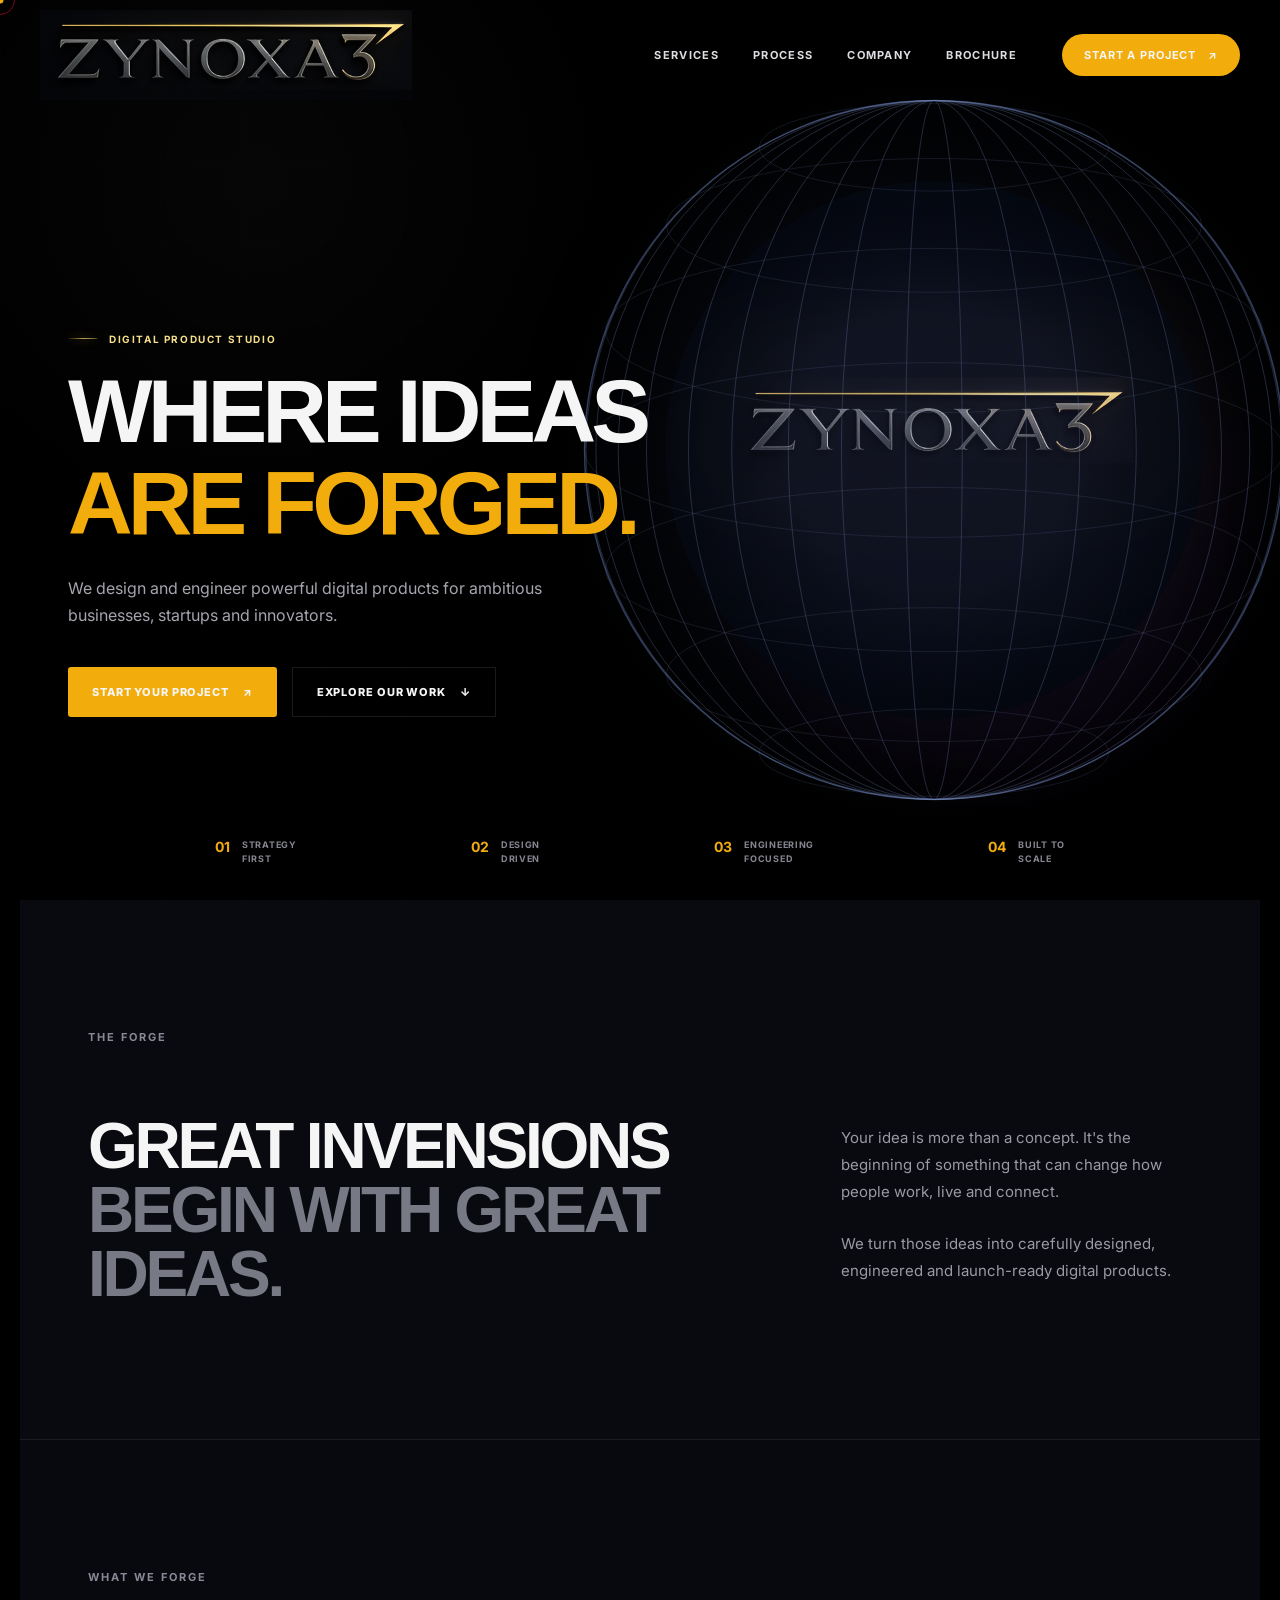
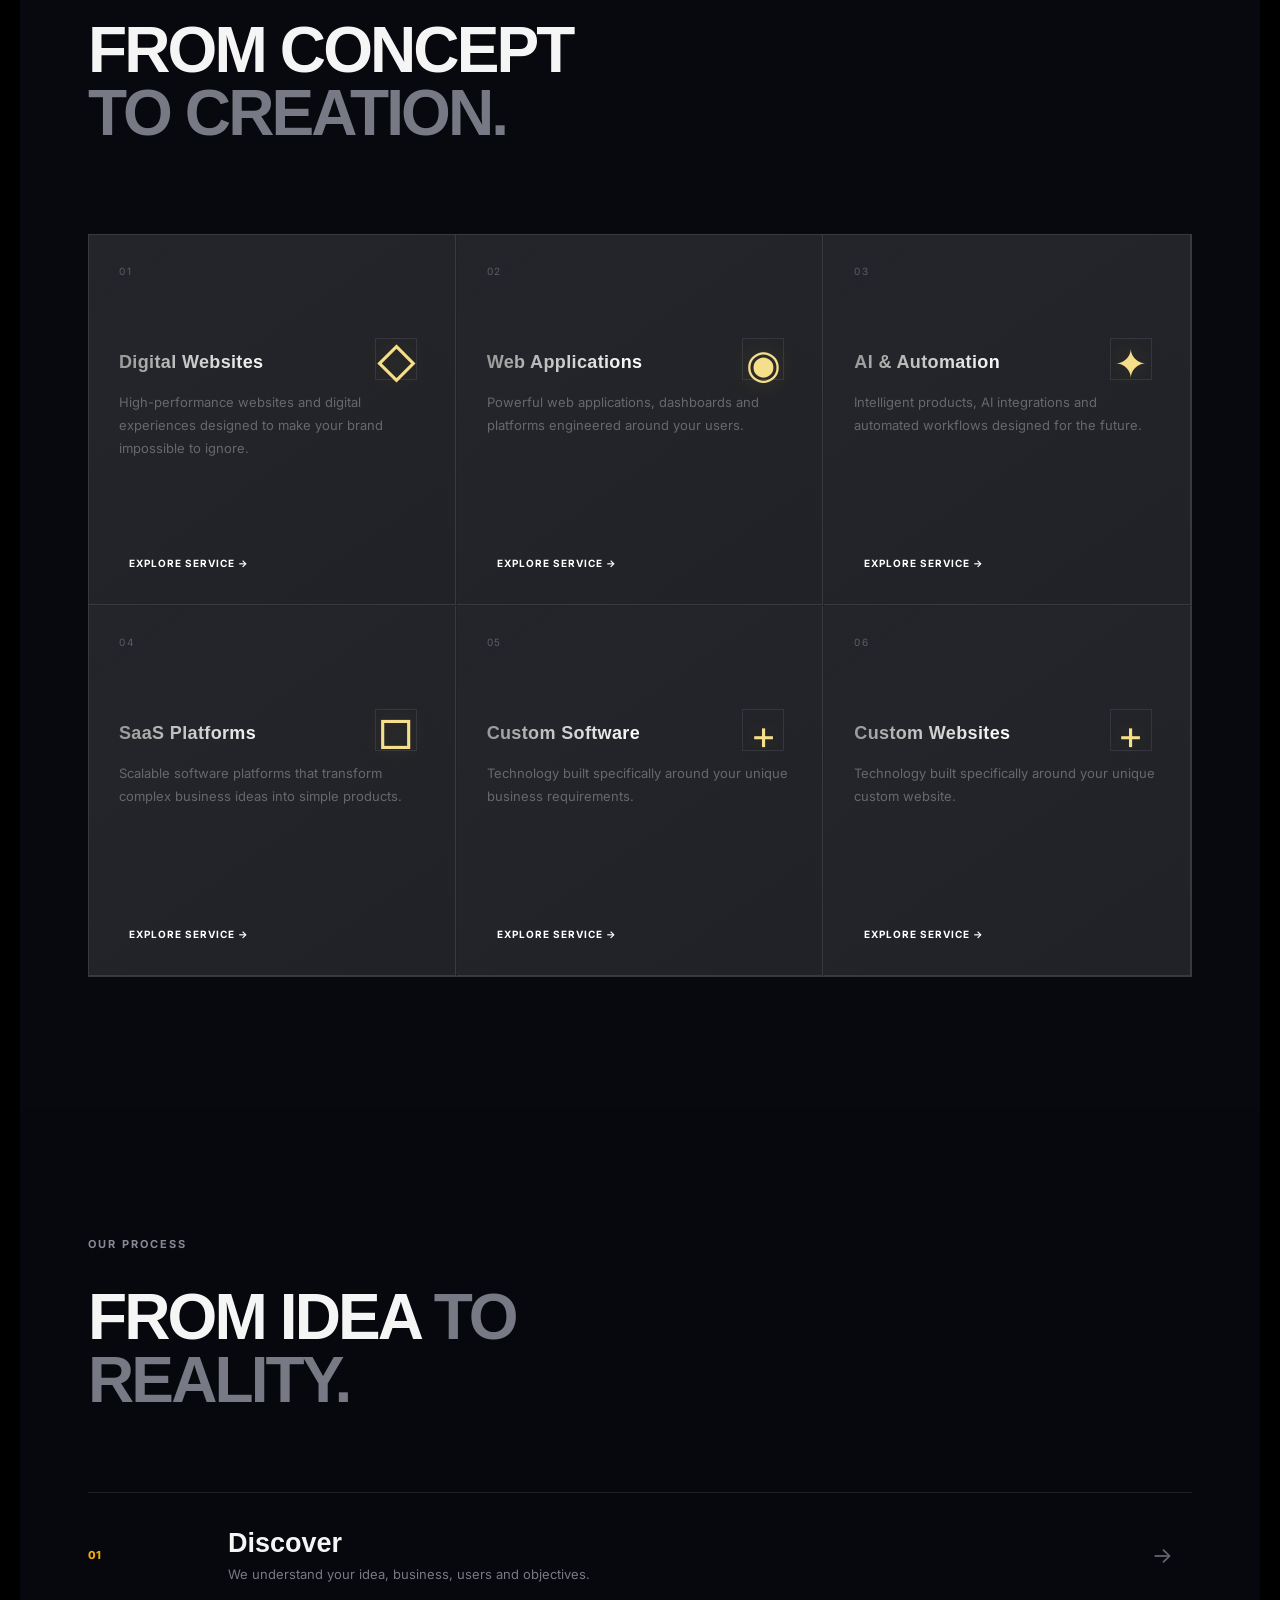
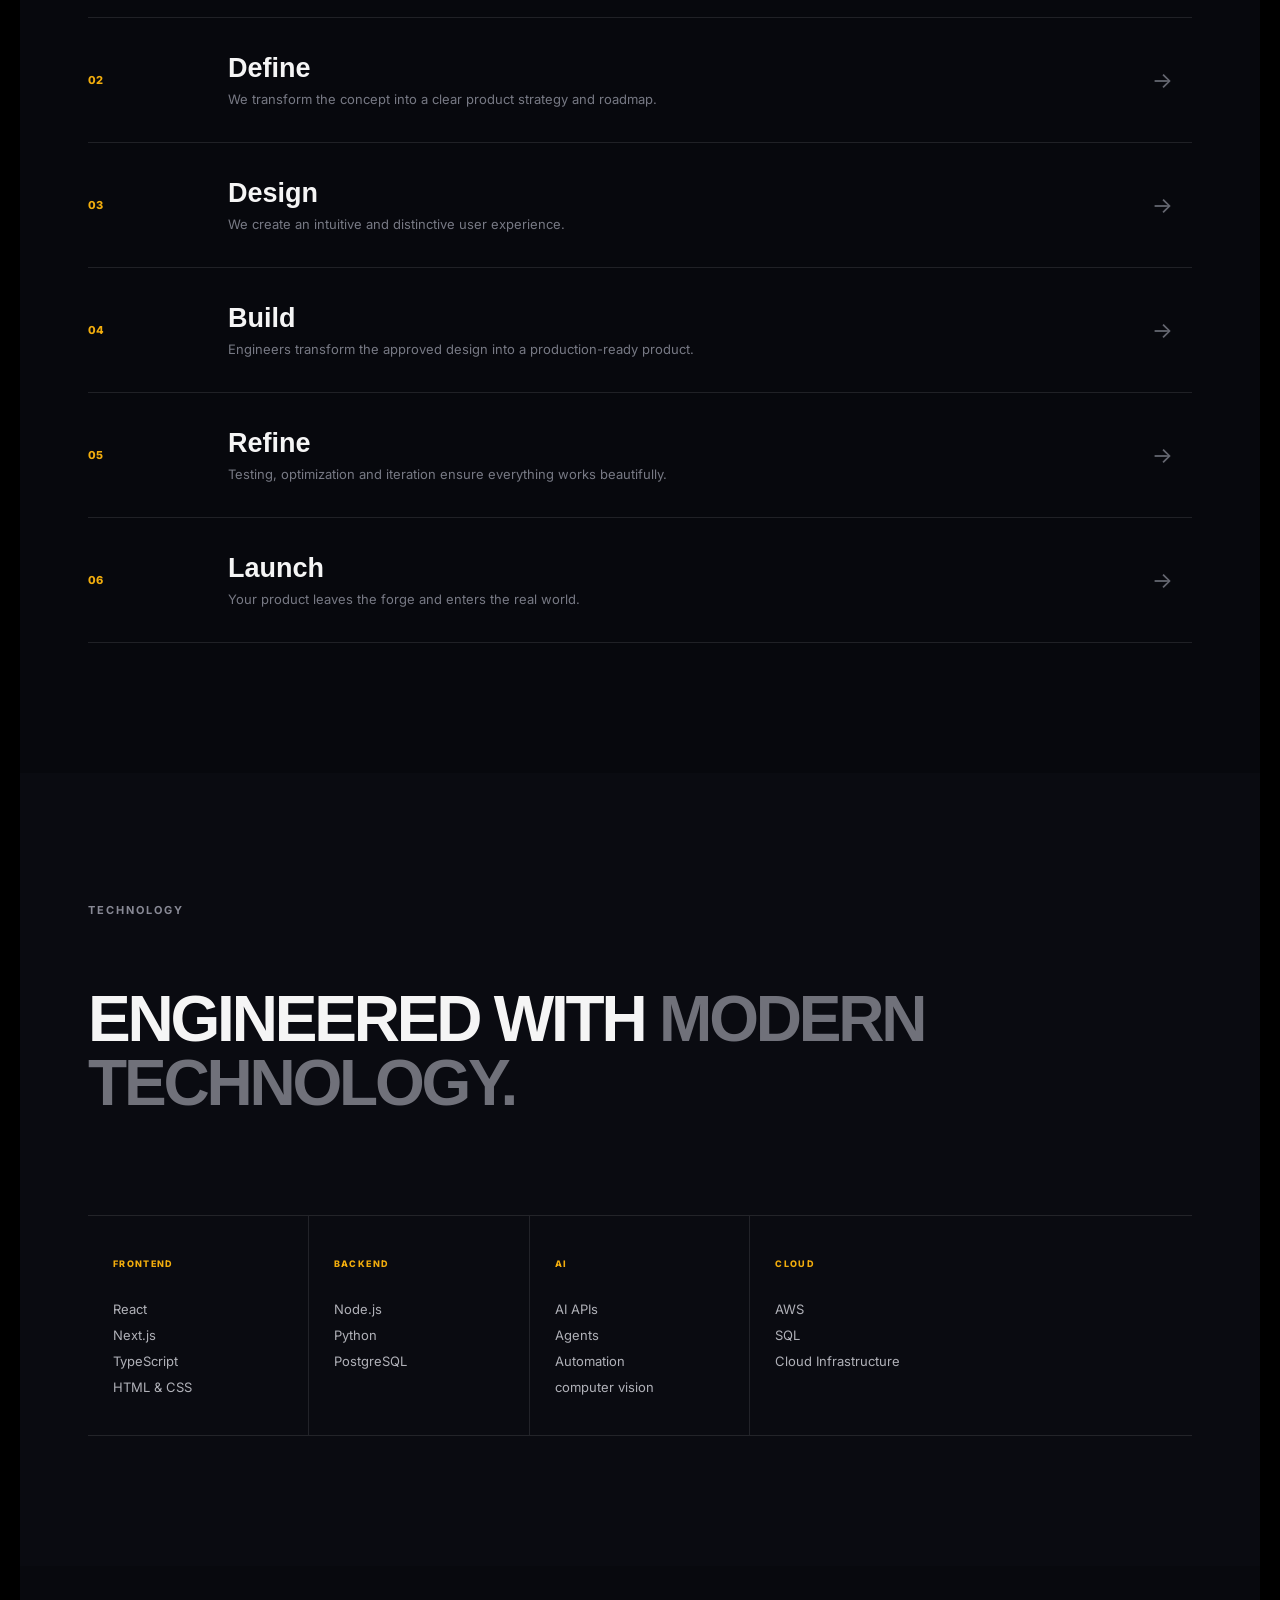
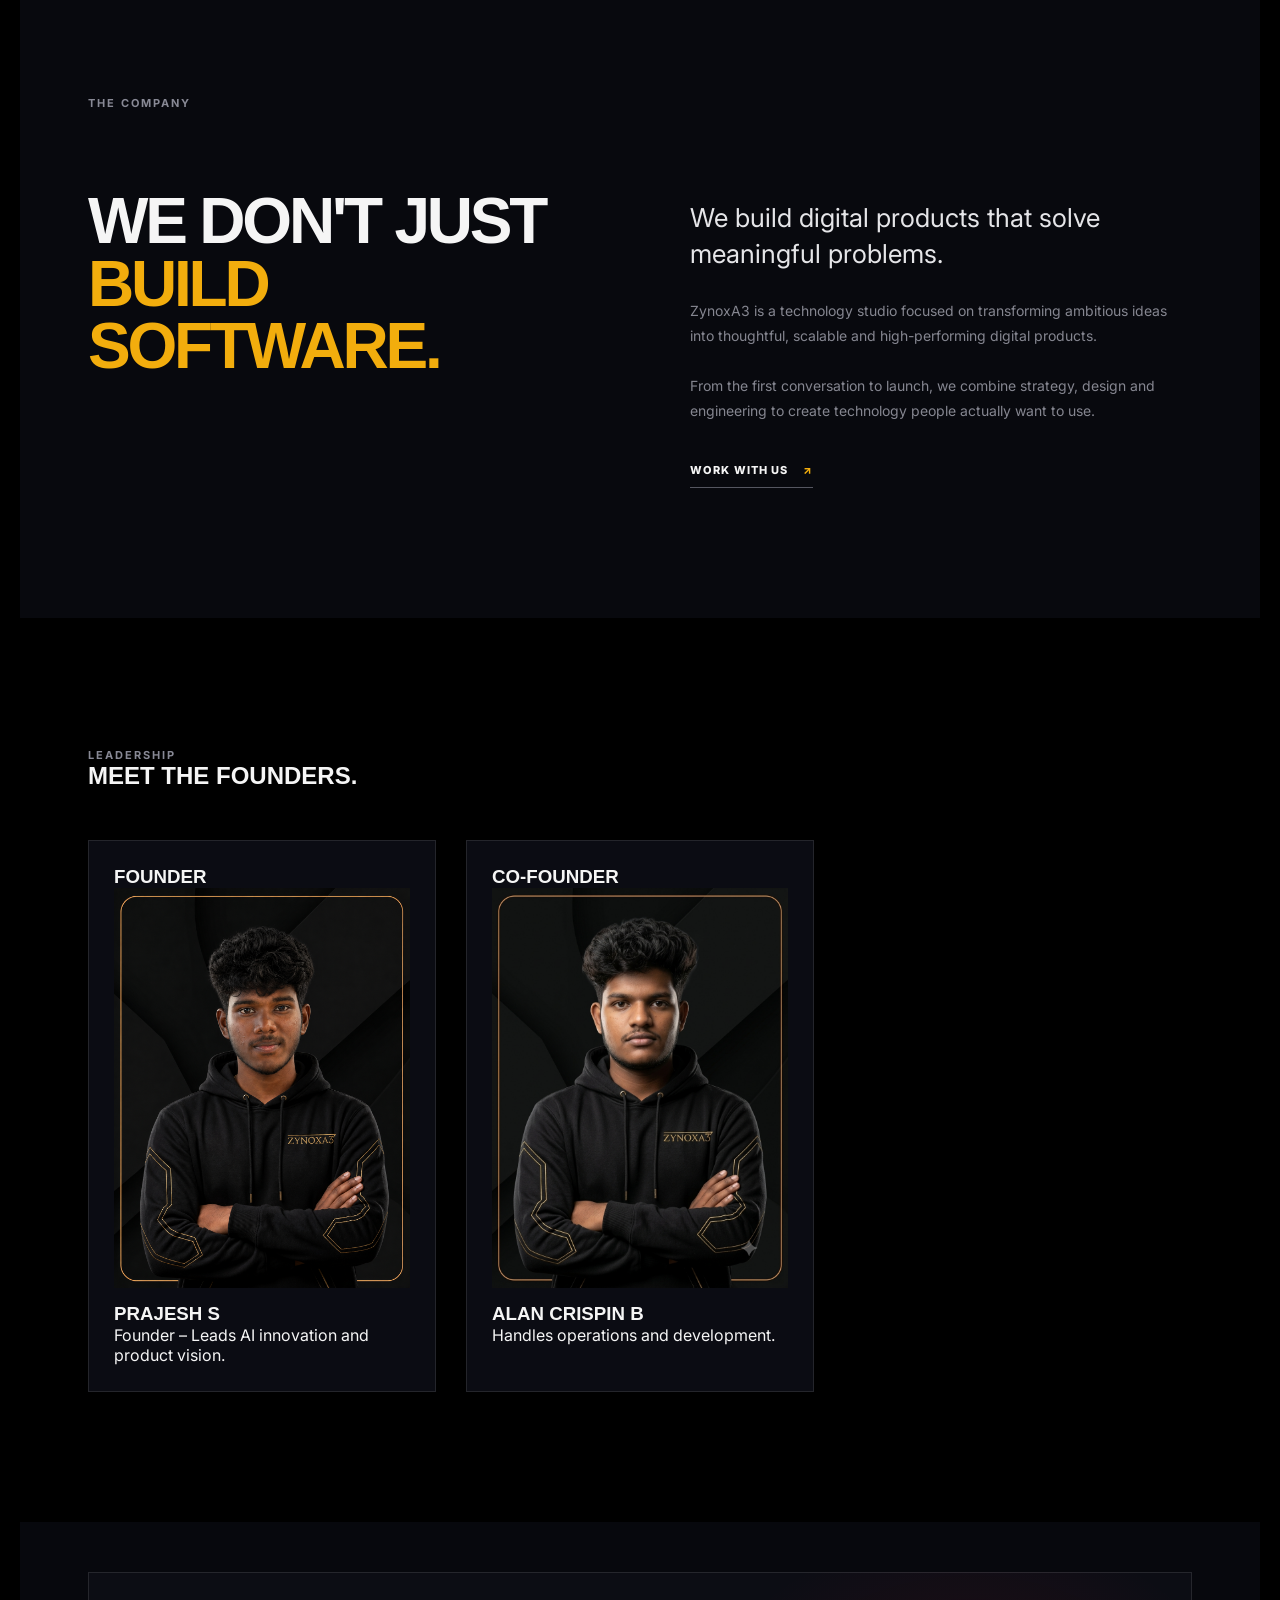
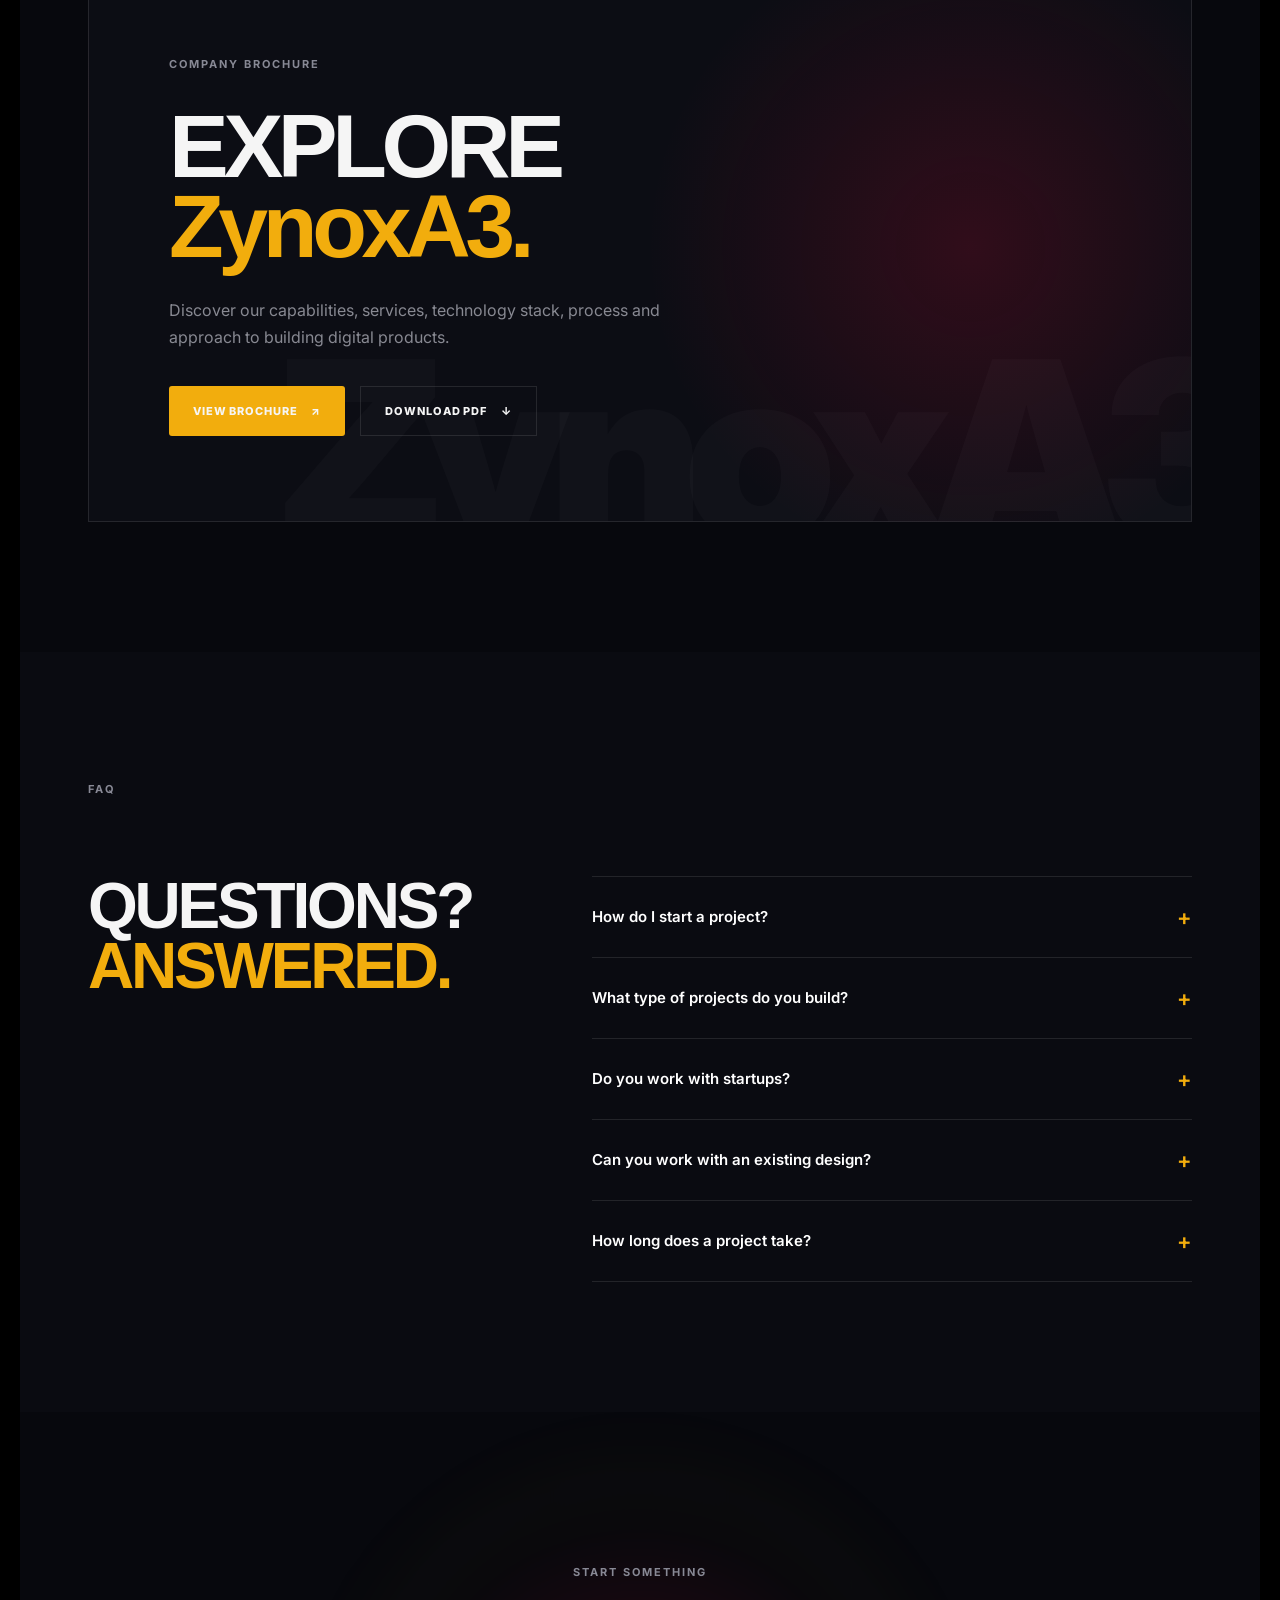
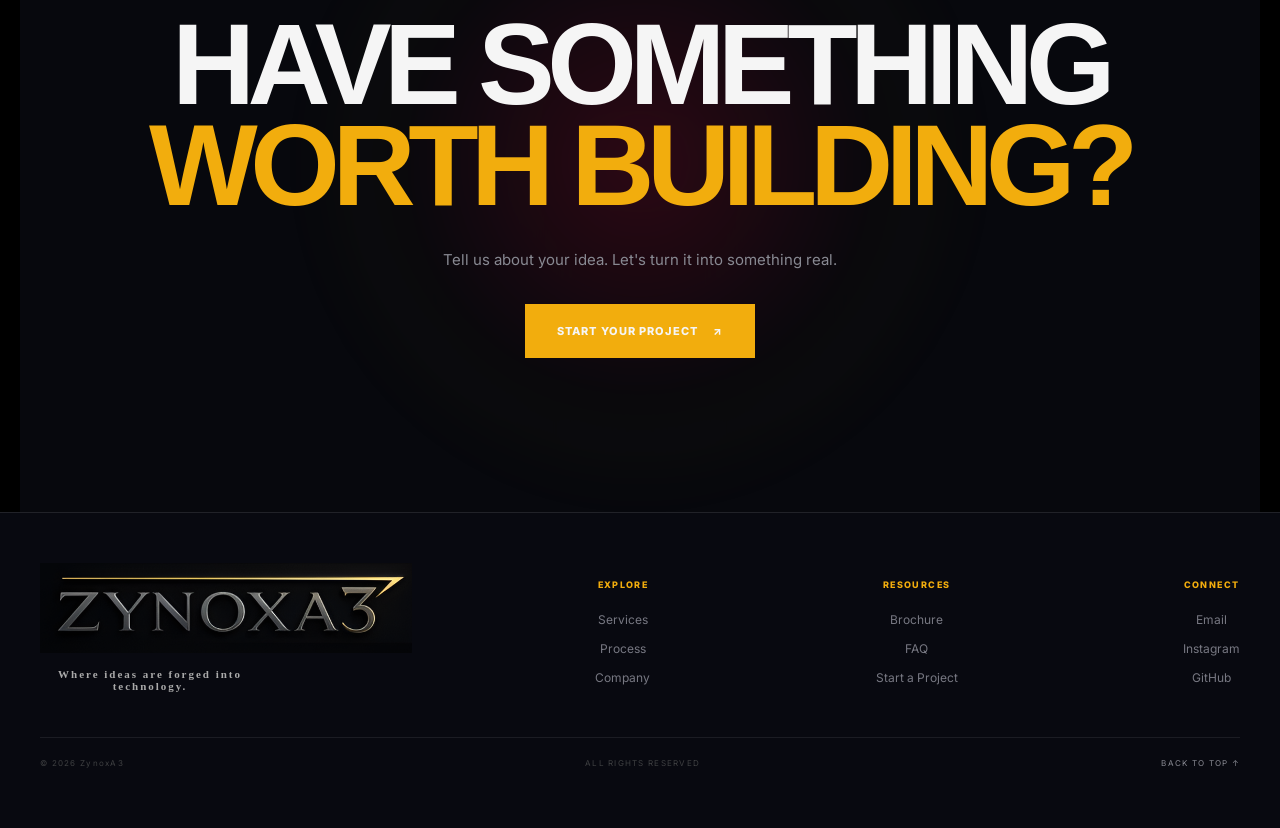
<file: index.html>
<!DOCTYPE html>
<html lang="en">

<head>
    <meta charset="UTF-8">

    <link rel="stylesheet" href="https://cdnjs.cloudflare.com/ajax/libs/font-awesome/6.5.0/css/all.min.css">

    <meta name="viewport" content="width=device-width, initial-scale=1.0">

    <meta name="description"
        content="Forge — We transform ambitious ideas into powerful digital products, websites, applications and AI solutions.">

    <meta name="theme-color" content="#080910">

    <title>ZynoxA3 - Where Ideas Are Forged</title>

    <link rel="stylesheet" href="style.css">

    <link rel="icon" type="image/png" href="assets/ZynoxA3 logo.png">

    <!-- Google Font -->
    <link rel="preconnect" href="https://fonts.googleapis.com">
    <link rel="preconnect" href="https://fonts.gstatic.com" crossorigin>

    <link
        href="https://fonts.googleapis.com/css2?family=Inter:wght@400;500;600;700;800;900&display=swap"
        rel="stylesheet">
</head>

<body>

    <!-- =====================================================
         CUSTOM CURSOR
    ====================================================== -->

    <div class="cursor"></div>
    <div class="cursor-follower"></div>


    <!-- =====================================================
         NAVIGATION
    ====================================================== -->

    <header class="navbar" id="navbar">

        <div class="nav-container">

            <a href="#home" class="logo">
                <img src="assets/rect.png" 
                alt="ZynoxA3"
                class="brand-logo">
            </a>


            <nav class="desktop-nav">

                <a href="#services">Services</a>

                <a href="#process">Process</a>

                <a href="#about">Company</a>

                <a href="#brochure">Brochure</a>


            </nav>


            <a href="#start-project" class="nav-button">
                Start a Project
                <span>↗</span>
            </a>


            <button class="menu-button" id="menuButton">

                <span></span>
                <span></span>
                <span></span>

            </button>

        </div>

    </header>


    <!-- MOBILE MENU -->

    <div class="mobile-menu" id="mobileMenu">

        <a href="#services">Services</a>

        <a href="#process">Process</a>

        <a href="#about">Company</a>

        <a href="#brochure">Brochure</a>

        <a href="#start-project">Start a Project →</a>

    </div>



    <!-- =====================================================
         HERO
    ====================================================== -->

    <main>

        <section class="hero" id="home">

            <!-- Background glow -->

            <div class="hero-glow"></div>

            <div class="hero-grid"></div>


            <div class="globe-container">
                <img src="assets/ZynoxA3 logo.png" class="globe-bg">
                <canvas id="globeCanvas"></canvas>
            </div>


            <!-- Hero content -->

            <div class="hero-container">

                <div class="hero-content">

                    <div class="eyebrow reveal">

                        <span class="status-dot"></span>

                        DIGITAL PRODUCT STUDIO

                    </div>


                    <h1 class="hero-title">

                        <span class="reveal">WHERE IDEAS</span>

                        <span class="hero-accent reveal">
                            ARE FORGED.
                        </span>

                    </h1>


                    <p class="hero-description reveal">

                        We design and engineer powerful digital products
                        for ambitious businesses, startups and innovators.

                    </p>


                    <div class="hero-buttons reveal">

                        <a href="#start-project" class="primary-button">

                            Start Your Project

                            <span>↗</span>

                        </a>


                        <a href="#process" class="secondary-button">

                            Explore Our Work

                            <span>↓</span>

                        </a>

                    </div>

                </div>

            </div>


            <!-- Hero bottom information -->

            <div class="hero-bottom">

                
                <div class="hero-stat">

                    <strong>01</strong>

                    <span>
                        Strategy<br>
                        First
                    </span>

                </div>
                


                <div class="hero-stat">

                    <strong>02</strong>

                    <span>
                        Design<br>
                        Driven
                    </span>

                </div>


                <div class="hero-stat">

                    <strong>03</strong>

                    <span>
                        Engineering<br>
                        Focused
                    </span>

                </div>


                <div class="hero-stat">

                    <strong>04</strong>

                    <span>
                        Built to<br>
                        Scale
                    </span>

                </div>

                
            </div>


            <div class="scroll-indicator">

                <span>SCROLL TO EXPLORE</span>

                <div class="scroll-line"></div>

            </div>

        </section>



        <!-- =====================================================
             INTRO
        ====================================================== -->

        <section class="intro section">

            <div class="container">

                <div class="section-label">
                     THE FORGE
                </div>


                <div class="intro-content">

                    <h2>
                        GREAT INVENSIONS
                        <span>BEGIN WITH GREAT IDEAS.</span>
                    </h2>


                    <div class="intro-text">

                        <p>
                            Your idea is more than a concept.
                            It's the beginning of something that can
                            change how people work, live and connect.
                        </p>

                        <p>
                            We turn those ideas into carefully designed,
                            engineered and launch-ready digital products.
                        </p>

                    </div>

                </div>

            </div>

        </section>



        <!-- =====================================================
             SERVICES
        ====================================================== -->

        <section class="services section" id="services">

            <div class="container">

                <div class="section-heading">

                    <div class="section-label">
                         WHAT WE FORGE
                    </div>

                    <h2>
                        FROM CONCEPT
                        <br>
                        <span>TO CREATION.</span>
                    </h2>

                </div>


                <div class="services-grid">


                    <!-- SERVICE 1 -->

                    <article class="service-card">

                        <div class="service-number">
                            01
                        </div>

                        <div class="service-icon">
                            ◇
                        </div>

                        <h3>
                            Digital Websites
                        </h3>

                        <p>
                            High-performance websites and digital
                            experiences designed to make your brand
                            impossible to ignore.
                        </p>

                        <a href="#start-project">
                            Explore Service →
                        </a>

                    </article>


                    <!-- SERVICE 2 -->

                    <article class="service-card">

                        <div class="service-number">
                            02
                        </div>

                        <div class="service-icon">
                            ◉
                        </div>

                        <h3>
                            Web Applications
                        </h3>

                        <p>
                            Powerful web applications, dashboards and
                            platforms engineered around your users.
                        </p>

                        <a href="#start-project">
                            Explore Service →
                        </a>

                    </article>


                    <!-- SERVICE 4 -->

                    <article class="service-card">

                        <div class="service-number">
                            03
                        </div>

                        <div class="service-icon">
                            ✦
                        </div>

                        <h3>
                            AI & Automation
                        </h3>

                        <p>
                            Intelligent products, AI integrations and
                            automated workflows designed for the future.
                        </p>

                        <a href="#start-project">
                            Explore Service →
                        </a>

                    </article>


                    <!-- SERVICE 5 -->

                    <article class="service-card">

                        <div class="service-number">
                            04
                        </div>

                        <div class="service-icon">
                            □
                        </div>

                        <h3>
                            SaaS Platforms
                        </h3>

                        <p>
                            Scalable software platforms that transform
                            complex business ideas into simple products.
                        </p>

                        <a href="#start-project">
                            Explore Service →
                        </a>

                    </article>


                    <!-- SERVICE 6 -->

                    <article class="service-card">

                        <div class="service-number">
                            05
                        </div>

                        <div class="service-icon">
                            +
                        </div>

                        <h3>
                            Custom Software
                        </h3>

                        <p>
                            Technology built specifically around your
                            unique business requirements.
                        </p>

                        <a href="#start-project">
                            Explore Service →
                        </a>

                    </article>
                    <!-- SERVICE 6 -->

                    <article class="service-card">

                        <div class="service-number">
                            06
                        </div>

                        <div class="service-icon">
                            +
                        </div>

                        <h3>
                            Custom Websites
                        </h3>

                        <p>
                            Technology built specifically around your
                            unique custom website.
                        </p>

                        <a href="#start-project">
                            Explore Service →
                        </a>

                    </article>

                </div>

            </div>

        </section>



        <!-- =====================================================
             PORTFOLIO
        ====================================================== -->




        <!-- =====================================================
             PROCESS
        ====================================================== -->

        <section class="process section" id="process">

            <div class="container">

                <div class="section-heading">

                    <div class="section-label">
                        OUR PROCESS
                    </div>

                    <h2>
                        FROM IDEA
                        <span>TO REALITY.</span>
                    </h2>

                </div>


                <div class="process-list">


                    <div class="process-item">

                        <span class="process-number">
                            01
                        </span>

                        <div>

                            <h3>
                                Discover
                            </h3>

                            <p>
                                We understand your idea, business,
                                users and objectives.
                            </p>

                        </div>

                        <span class="process-arrow">
                            →
                        </span>

                    </div>


                    <div class="process-item">

                        <span class="process-number">
                            02
                        </span>

                        <div>

                            <h3>
                                Define
                            </h3>

                            <p>
                                We transform the concept into a clear
                                product strategy and roadmap.
                            </p>

                        </div>

                        <span class="process-arrow">
                            →
                        </span>

                    </div>


                    <div class="process-item">

                        <span class="process-number">
                            03
                        </span>

                        <div>

                            <h3>
                                Design
                            </h3>

                            <p>
                                We create an intuitive and distinctive
                                user experience.
                            </p>

                        </div>

                        <span class="process-arrow">
                            →
                        </span>

                    </div>


                    <div class="process-item">

                        <span class="process-number">
                            04
                        </span>

                        <div>

                            <h3>
                                Build
                            </h3>

                            <p>
                                Engineers transform the approved design
                                into a production-ready product.
                            </p>

                        </div>

                        <span class="process-arrow">
                            →
                        </span>

                    </div>


                    <div class="process-item">

                        <span class="process-number">
                            05
                        </span>

                        <div>

                            <h3>
                                Refine
                            </h3>

                            <p>
                                Testing, optimization and iteration
                                ensure everything works beautifully.
                            </p>

                        </div>

                        <span class="process-arrow">
                            →
                        </span>

                    </div>


                    <div class="process-item">

                        <span class="process-number">
                            06
                        </span>

                        <div>

                            <h3>
                                Launch
                            </h3>

                            <p>
                                Your product leaves the forge and
                                enters the real world.
                            </p>

                        </div>

                        <span class="process-arrow">
                            →
                        </span>

                    </div>

                </div>

            </div>

        </section>



        <!-- =====================================================
             TECHNOLOGY
        ====================================================== -->

        <section class="technology section">

            <div class="container">

                <div class="section-label">
                     TECHNOLOGY
                </div>


                <div class="technology-header">

                    <h2>
                        ENGINEERED WITH
                        <span>MODERN TECHNOLOGY.</span>
                    </h2>

                </div>


                <div class="technology-grid">


                    <div class="technology-group">

                        <span>
                            FRONTEND
                        </span>

                        <div>
                            React
                            <br>
                            Next.js
                            <br>
                            TypeScript
                            <br>
                            HTML & CSS
                        </div>

                    </div>


                    <div class="technology-group">

                        <span>
                            BACKEND
                        </span>

                        <div>
                            Node.js
                            <br>
                            Python
                            <br>
                            PostgreSQL
                        </div>

                    </div>


                    


                    <div class="technology-group">  

                        <span>
                            AI
                        </span>

                        <div>
                            AI APIs
                            <br>
                            Agents
                            <br>
                            Automation
                            <br>
                            computer vision
                        </div>

                    </div>


                    <div class="technology-group">

                        <span>
                            CLOUD
                        </span>

                        <div>
                            AWS
                            <br>
                            SQL
                            <br>
                            Cloud Infrastructure
                        </div>

                    </div>

                </div>

            </div>

        </section>



        <!-- =====================================================
             ABOUT
        ====================================================== -->

        <section class="about section" id="about">

            <div class="container">

                <div class="section-label">
                     THE COMPANY
                </div>


                <div class="about-layout">

                    <div class="about-title">

                        <h2>
                            WE DON'T JUST
                            <span>BUILD SOFTWARE.</span>
                        </h2>

                    </div>


                    <div class="about-content">

                        <p class="about-large">

                            We build digital products that solve
                            meaningful problems.

                        </p>


                        <p>

                            ZynoxA3 is a technology studio focused on
                            transforming ambitious ideas into thoughtful,
                            scalable and high-performing digital products.

                        </p>


                        <p>

                            From the first conversation to launch,
                            we combine strategy, design and engineering
                            to create technology people actually want
                            to use.

                        </p>


                        <a href="#start-project" class="text-link">

                            Work With Us

                            <span>↗</span>

                        </a>

                    </div>

                </div>

            </div>

        </section>
        <section class="founders section" id="founders">
            <div class="container">
                <div class="section-label">LEADERSHIP</div>
                <h2>
                    MEET THE <span>FOUNDERS.</span>
                </h2>
                <div class="crew-grid">
                    <div class="crew-card">
                        <h3>FOUNDER</h3>
                        <div class="crew-image">
                            <img src="assets/file_00000000fd9481fab96ed749a5458ff9.png">
                        </div>
                        <h3>PRAJESH S</h3>
                        <p>Founder – Leads AI innovation and product vision.</p>
                    </div>
                    <div class="crew-card">
                        <h3>CO-FOUNDER</h3>
                        <div class="crew-image">
                            <img src="assets/IMG_8879.PNG">
                        </div>
                        <h3>ALAN CRISPIN B</h3>
                        <p>Handles operations and development.</p>
                    </div>
                </div>
            </div>
        </section>



        <!-- =====================================================
             BROCHURE
        ====================================================== -->

        <section class="brochure section" id="brochure">

            <div class="container">

                <div class="brochure-box">

                    <div class="brochure-decoration">
                        ZynoxA3
                    </div>


                    <div class="brochure-content">

                        <div class="section-label">
                             COMPANY BROCHURE
                        </div>

                        <h2>
                            EXPLORE
                            <span>ZynoxA3.</span>
                        </h2>

                        <p>
                            Discover our capabilities, services,
                            technology stack, process and approach
                            to building digital products.
                        </p>


                        <div class="brochure-buttons">

                            <a href="assets/Zynoxa 3 - Brochure.pdf"
                                target="_blank"
                                class="primary-button">

                                View Brochure

                                <span>↗</span>

                            </a>

                            <a href="assets/Zynoxa 3 - Brochure.pdf"
                                download
                                class="secondary-button">

                                Download PDF

                                <span>↓</span>

                            </a>

                        </div>

                    </div>

                </div>

            </div>

        </section>



        <!-- =====================================================
             FAQ
        ====================================================== -->

        <section class="faq section" id="faq">

            <div class="container">

                <div class="section-label">
                    FAQ
                </div>


                <div class="faq-layout">

                    <h2>
                        QUESTIONS?
                        <span>ANSWERED.</span>
                    </h2>


                    <div class="faq-list">


                        <div class="faq-item">

                            <button class="faq-question">

                                <span>
                                    How do I start a project?
                                </span>

                                <span class="faq-icon">
                                    +
                                </span>

                            </button>

                            <div class="faq-answer">

                                <p>
                                    Click "Start a Project" and complete
                                    our project intake form. We'll review
                                    your requirements and contact you
                                    about the next steps.
                                </p>

                            </div>

                        </div>


                        <div class="faq-item">

                            <button class="faq-question">

                                <span>
                                    What type of projects do you build?
                                </span>

                                <span class="faq-icon">
                                    +
                                </span>

                            </button>

                            <div class="faq-answer">

                                <p>
                                    We build websites, web applications,
                                    SaaS platforms, AI solutions,
                                    custom software and custom websites.
                                </p>

                            </div>

                        </div>


                        <div class="faq-item">

                            <button class="faq-question">

                                <span>
                                    Do you work with startups?
                                </span>

                                <span class="faq-icon">
                                    +
                                </span>

                            </button>

                            <div class="faq-answer">

                                <p>
                                    Yes. We work with founders, startups,
                                    businesses and organizations at
                                    different stages of development.
                                </p>

                            </div>

                        </div>


                        <div class="faq-item">

                            <button class="faq-question">

                                <span>
                                    Can you work with an existing design?
                                </span>

                                <span class="faq-icon">
                                    +
                                </span>

                            </button>

                            <div class="faq-answer">

                                <p>
                                    Absolutely. We can work from existing
                                    Figma designs, specifications or
                                    technical requirements.
                                </p>

                            </div>

                        </div>


                        <div class="faq-item">

                            <button class="faq-question">

                                <span>
                                    How long does a project take?
                                </span>

                                <span class="faq-icon">
                                    +
                                </span>

                            </button>

                            <div class="faq-answer">

                                <p>
                                    Project timelines depend on scope,
                                    complexity and requirements. We'll
                                    provide a more accurate estimate
                                    after reviewing your project brief.
                                </p>

                            </div>

                        </div>

                    </div>

                </div>

            </div>

        </section>



        <!-- =====================================================
             FINAL CTA
        ====================================================== -->

        <section class="final-cta section" id="start-project">

            <div class="cta-glow"></div>

            <div class="container">

                <div class="cta-content">

                    <div class="section-label">
                        START SOMETHING
                    </div>


                    <h2>

                        HAVE SOMETHING
                        <br>

                        <span>WORTH BUILDING?</span>

                    </h2>


                    <p>
                        Tell us about your idea.
                        Let's turn it into something real.
                    </p>


                    <!-- Replace this URL with your Google Form -->

                    <a href="https://forms.gle/9jwUaovB7VfR7hYy7"
                        target="_blank"
                        class="cta-button">

                        Start Your Project

                        <span>↗</span>

                    </a>

                </div>

            </div>

        </section>

    </main>



    <!-- =====================================================
         FOOTER
    ====================================================== -->

    <footer class="footer">

        <div class="container">

            <div class="footer-top">


                <div class="footer-brand">

                    <a href="#home" class="logo">
                        <img src="assets/rect.png" 
                        alt="ZynoxA3"
                        class="brand-logo">
                    </a>


                    <p>
                        Where ideas are forged
                        into technology.
                    </p> 

                </div>


                <div class="footer-column">

                    <span>
                        EXPLORE
                    </span>

                    <a href="#services">
                        Services
                    </a>

                    <a href="#process">
                        Process
                    </a>

                    <a href="#about">
                        Company
                    </a>

                </div>


                <div class="footer-column">

                    <span>
                        RESOURCES
                    </span>

                    <a href="#brochure">
                        Brochure
                    </a>

                    <a href="#faq">
                        FAQ
                    </a>

                    <a href="#start-project">
                        Start a Project
                    </a>

                </div>


                <div class="footer-column">

                    <span>
                        CONNECT
                    </span>

                    <a href="mailto:zynoxa3@gmail.com">
                        Email
                    </a>

                    <a href="https://www.instagram.com/zynoxa3/">
                        Instagram
                    </a>

                    <a href="https://github.com/ZynoxA3">
                        GitHub
                    </a>

                </div>

            </div>


            <div class="footer-bottom">

                <span>
                    © 2026 ZynoxA3
                </span>

                <span>
                    ALL RIGHTS RESERVED
                </span>

                <a href="#home">
                    BACK TO TOP ↑
                </a>

            </div>

        </div>

    </footer>

    



    <script src="script.js"></script>

</body>

</html>
</file>
<file: style.css>
/* ==========================================================
   RESET
========================================================== */

* {
    margin: 0;
    padding: 0;
    box-sizing: border-box;
}

html {
    scroll-behavior: smooth;
}

body {
    background: #07080e;
    color: #f5f5f5;
    font-family: "Inter", sans-serif;
    overflow-x: hidden;
}

a {
    color: inherit;
    text-decoration: none;
}

button {
    font-family: inherit;
}



/* ==========================================================
   VARIABLES
========================================================== */

:root {

    --bg: #07080e;

    --bg-light: #0c0d14;

    --card: #101119;

    --white: #f5f5f5;

    --muted: #92939d;

    --red: #f2ad0d;

    --red-dark: #bd092e;

    --border: rgba(255, 255, 255, 0.10);

    --container: 1280px;

}



/* ==========================================================
   GENERAL
========================================================== */

.container {

    width: min(
        calc(100% - 80px),
        var(--container)
    );

    margin: auto;

}

.section {

    padding: 150px 0;

    position: relative;

}

.section-label {

    font-size: 11px;

    letter-spacing: 0.18em;

    font-weight: 700;

    color: #888995;

    text-transform: uppercase;

}



/* ==========================================================
   CURSOR
========================================================== */

.cursor {

    width: 7px;

    height: 7px;

    background: var(--red);

    border-radius: 50%;

    position: fixed;

    pointer-events: none;

    z-index: 9999;

    transform: translate(-50%, -50%);

}

.cursor-follower {

    width: 30px;

    height: 30px;

    border: 1px solid rgba(242, 13, 59, 0.5);

    border-radius: 50%;

    position: fixed;

    pointer-events: none;

    z-index: 9998;

    transform: translate(-50%, -50%);

    transition:
        width .2s ease,
        height .2s ease,
        background .2s ease;

}



/* ==========================================================
   NAVBAR
========================================================== */

.navbar {

    position: fixed;

    top: 0;

    left: 0;

    width: 100%;

    z-index: 1000;

    padding: 20px 0;

    transition:
        background .4s ease,
        backdrop-filter .4s ease,
        padding .4s ease;

}

.navbar.scrolled {

    background: rgba(7, 8, 14, .75);

    backdrop-filter: blur(20px);

    padding: 14px 0;

    border-bottom: 1px solid var(--border);

}

.nav-container {

    width: min(
        calc(100% - 80px),
        1400px
    );

    margin: auto;

    display: flex;

    align-items: center;

    justify-content: space-between;

}



/* LOGO */

.logo {

    display: flex;

    align-items: center;

    gap: 10px;

}

.logo-symbol {

    width: 36px;

    height: 36px;

    border: 2px solid var(--red);

    display: grid;

    place-items: center;

    font-weight: 900;

    font-size: 17px;

    transform: rotate(45deg);

}

.logo-symbol::first-letter {

    transform: rotate(-45deg);

}

.logo-text {

    font-size: 18px;

    font-weight: 900;

    letter-spacing: .05em;

}

.logo-text small {

    display: block;

    font-size: 7px;

    letter-spacing: .25em;

    color: var(--muted);

    margin-top: 2px;

}



/* DESKTOP NAV */

.desktop-nav {

    display: flex;

    align-items: center;

    gap: 38px;

    margin-left: auto;

    margin-right: 50px;

}

.desktop-nav a {

    font-size: 11px;

    font-weight: 700;

    text-transform: uppercase;

    letter-spacing: .12em;

    color: #dddde2;

    transition: color .3s ease;

}

.desktop-nav a:hover {

    color: var(--red);

}



/* NAV BUTTON */

.nav-button {

    background: var(--red);

    padding: 14px 22px;

    border-radius: 40px;

    font-size: 11px;

    font-weight: 700;

    text-transform: uppercase;

    letter-spacing: .08em;

    transition:
        transform .3s ease,
        box-shadow .3s ease;

}

.nav-button span {

    margin-left: 8px;

}

.nav-button:hover {

    transform: translateY(-3px);

    box-shadow: 0 12px 35px rgba(242, 13, 59, .3);

}



/* MOBILE BUTTON */

.menu-button {

    display: none;

    background: transparent;

    border: none;

    width: 40px;

    height: 40px;

    cursor: pointer;

}

.menu-button span {

    display: block;

    height: 2px;

    width: 24px;

    background: white;

    margin: 5px auto;

}



/* MOBILE MENU */

.mobile-menu {

    position: fixed;

    inset: 0;

    background: #07080e;

    z-index: 900;

    display: flex;

    flex-direction: column;

    justify-content: center;

    padding: 40px;

    gap: 25px;

    transform: translateY(-100%);

    transition: transform .5s cubic-bezier(.77,0,.18,1);

}

.mobile-menu.active {

    transform: translateY(0);

}

.mobile-menu a {

    font-size: 35px;

    font-weight: 800;

}



/* ==========================================================
   HERO
========================================================== */

.hero {

    min-height: 100vh;

    position: relative;

    overflow: hidden;

    display: flex;

    align-items: center;

    background:

        radial-gradient(
            circle at 75% 45%,
            rgba(33, 22, 54, .55),
            transparent 35%
        ),

        #080910;

}



/* GRID */

.hero-grid {

    position: absolute;

    inset: 0;

    opacity: .14;

    background-image:

        linear-gradient(
            rgba(255,255,255,.05) 1px,
            transparent 1px
        ),

        linear-gradient(
            90deg,
            rgba(255,255,255,.05) 1px,
            transparent 1px
        );

    background-size: 80px 80px;

    mask-image:
        linear-gradient(
            to right,
            black,
            transparent 75%
        );

}



/* HERO GLOW */

.hero-glow {

    position: absolute;

    width: 600px;

    height: 600px;

    right: 0;

    top: 25%;

    background:
        radial-gradient(
            circle,
            rgba(75, 30, 90, .3),
            transparent 70%
        );

    filter: blur(30px);

}



/* HERO CONTENT */

.hero-container {

    width: min(
        calc(100% - 80px),
        1280px
    );

    margin: auto;

    position: relative;

    z-index: 5;

}

.hero-content {

    max-width: 720px;

    padding-top: 60px;

}



/* EYEBROW */

.eyebrow {

    display: flex;

    align-items: center;

    gap: 10px;

    font-size: 10px;

    letter-spacing: .22em;

    font-weight: 700;

    color: #aaaab2;

    margin-bottom: 28px;

}

.status-dot {

    width: 7px;

    height: 7px;

    background: var(--red);

    border-radius: 50%;

    box-shadow:
        0 0 15px var(--red);

}



/* HERO TITLE */

.hero-title {

    font-size:
        clamp(
            52px,
            7vw,
            105px
        );

    line-height: .94;

    letter-spacing: -.055em;

    font-weight: 900;

    position: relative;

}

.hero-title span {

    display: block;

}

.hero-accent {

    color: var(--red);

    margin-top: 8px;

}



/* DESCRIPTION */

.hero-description {

    max-width: 530px;

    color: #a4a5ae;

    font-size: 16px;

    line-height: 1.7;

    margin-top: 30px;

}



/* HERO BUTTONS */

.hero-buttons {

    display: flex;

    gap: 15px;

    margin-top: 38px;

}

.primary-button,
.secondary-button {

    display: inline-flex;

    align-items: center;

    gap: 14px;

    padding: 17px 24px;

    font-size: 11px;

    font-weight: 800;

    text-transform: uppercase;

    letter-spacing: .08em;

    transition:
        transform .3s ease,
        background .3s ease;

}

.primary-button {

    background: var(--red);

    border-radius: 3px;

}

.primary-button:hover {

    transform: translateY(-4px);

    box-shadow:
        0 15px 35px rgba(242,13,59,.25);

}

.secondary-button {

    border: 1px solid var(--border);

}

.secondary-button:hover {

    background: rgba(255,255,255,.05);

    transform: translateY(-4px);

}



/* ==========================================================
   GLOBE
========================================================== */
.globe-container {
    position: absolute;
    width: min(70vw, 900px);
    height: min(70vw, 900px);
    right: -8%;
    top: 50%;
    transform: translateY(-50%);
    z-index: 2;
    pointer-events: none;
}

/* IMAGE INSIDE */
.globe-bg {
    position: absolute;
    top: 50%;
    left: 50%;
    width: 60%;
    height: 60%;
    transform: translate(-50%, -50%);
    border-radius: 50%;
    object-fit: cover;
    z-index: 1;
}

/* CANVAS */
#globeCanvas {
    position: relative;
    width: 100%;
    height: 100%;
    display: block;
    z-index: 2;
    background: transparent !important; /* IMPORTANT FIX */
}

/* GLOW EFFECT */
.globe-container::after {
    content: "";
    position: absolute;
    inset: 0;
    border-radius: 50%;
    background: radial-gradient(circle, transparent 60%, rgba(0,0,0,0.4));
    z-index: 3;
}



/* ==========================================================
   HERO BOTTOM
========================================================== */

.hero-bottom {

    position: absolute;

    bottom: 35px;

    left: 50%;

    transform: translateX(-50%);

    width: min(
        calc(100% - 80px),
        850px
    );

    display: flex;

    justify-content: space-between;

    z-index: 10;

}

.hero-stat {

    display: flex;

    align-items: flex-start;

    gap: 12px;

}

.hero-stat strong {

    color: var(--red);

    font-size: 14px;

}

.hero-stat span {

    font-size: 9px;

    color: #858691;

    line-height: 1.5;

    text-transform: uppercase;

    letter-spacing: .08em;

    font-weight: 700;

}



/* SCROLL */

.scroll-indicator {

    position: absolute;

    bottom: 35px;

    right: 40px;

    display: flex;

    align-items: center;

    gap: 12px;

    transform: rotate(-90deg);

    transform-origin: right;

    z-index: 10;

}

.scroll-indicator span {

    font-size: 8px;

    letter-spacing: .2em;

    color: #777984;

}

.scroll-line {

    width: 60px;

    height: 1px;

    background: #444650;

}


/* ==========================================================
   INTRO
========================================================== */

.intro {

    background: #090a10;

}

.intro-content {

    margin-top: 70px;

    display: grid;

    grid-template-columns: 1.3fr .7fr;

    gap: 100px;

}

.intro h2 {

    font-size:
        clamp(
            40px,
            5vw,
            75px
        );

    line-height: 1;

    letter-spacing: -.05em;

}

.intro h2 span {

    display: block;

    color: #777984;

}

.intro-text {

    padding-top: 10px;

}

.intro-text p {

    color: #999aa3;

    line-height: 1.8;

    font-size: 15px;

    margin-bottom: 25px;

}



/* ==========================================================
   SERVICES
========================================================== */

.services {

    background: #08090f;

}

.section-heading h2 {

    font-size:
        clamp(
            45px,
            6vw,
            90px
        );

    line-height: .95;

    letter-spacing: -.055em;

    margin-top: 35px;

}

.section-heading h2 span {

    color: #777984;

}

.services-grid {

    display: grid;

    grid-template-columns:
        repeat(3, 1fr);

    gap: 1px;

    background: var(--border);

    margin-top: 90px;

    border: 1px solid var(--border);

}

.service-card {

    background: #0b0c13;

    padding: 40px;

    min-height: 340px;

    position: relative;

    transition:
        background .4s ease,
        transform .4s ease;

}

.service-card:hover {

    background: #11121a;

}

.service-number {

    color: #5b5c66;

    font-size: 10px;

    letter-spacing: .15em;

}

.service-icon {

    position: absolute;

    top: 38px;

    right: 38px;

    width: 42px;

    height: 42px;

    border: 1px solid #353640;

    display: grid;

    place-items: center;

    color: var(--red);

    font-size: 20px;

}

.service-card h3 {

    font-size: 25px;

    margin-top: 75px;

    margin-bottom: 18px;

}

.service-card p {

    color: #858690;

    line-height: 1.7;

    font-size: 13px;

    max-width: 330px;

}

.service-card a {

    position: absolute;

    bottom: 35px;

    left: 40px;

    color: white;

    font-size: 10px;

    text-transform: uppercase;

    font-weight: 700;

    letter-spacing: .1em;

    transition: color .3s ease;

}

.service-card:hover a {

    color: var(--red);

}



/* ==========================================================
   PORTFOLIO
========================================================== */

.portfolio {

    background: #0a0b11;

}

.portfolio-heading {

    display: grid;

    grid-template-columns: 1fr 1fr;

    align-items: end;

}

.portfolio-heading .section-label {

    grid-column: 1 / -1;

}

.portfolio-heading h2 {

    margin-top: 35px;

}

.portfolio-heading p {

    color: #858690;

    max-width: 350px;

    line-height: 1.7;

    font-size: 14px;

}

.projects {

    display: grid;

    grid-template-columns: repeat(2,1fr);

    gap: 70px 30px;

    margin-top: 90px;

}

.project-large {

    grid-column: 1 / -1;

}

.project-image {

    height: 500px;

    position: relative;

    overflow: hidden;

    border: 1px solid var(--border);

}

.project-large .project-image {

    height: 620px;

}



/* PROJECT VISUALS */

.project-one {

    background:

        radial-gradient(
            circle at 70% 50%,
            rgba(242,13,59,.45),
            transparent 25%
        ),

        radial-gradient(
            circle at 50% 50%,
            #293044,
            #08090f 65%
        );

}

.project-two {

    background:

        radial-gradient(
            circle at 50% 40%,
            rgba(65,80,130,.8),
            transparent 25%
        ),

        linear-gradient(
            130deg,
            #151827,
            #06070c
        );

}

.project-three {

    background:

        radial-gradient(
            circle at 50% 50%,
            rgba(242,13,59,.35),
            transparent 20%
        ),

        linear-gradient(
            140deg,
            #1c121b,
            #08090e
        );

}



/* Fake project UI */

.project-image::after {

    content: "";

    position: absolute;

    width: 55%;

    height: 65%;

    top: 17%;

    left: 22%;

    border: 1px solid rgba(255,255,255,.12);

    background:
        linear-gradient(
            135deg,
            rgba(255,255,255,.08),
            rgba(255,255,255,.01)
        );

    box-shadow:
        0 30px 80px rgba(0,0,0,.5);

    transform:
        perspective(800px)
        rotateX(8deg)
        rotateY(-8deg);

    transition:
        transform .8s ease;

}

.project:hover .project-image::after {

    transform:
        perspective(800px)
        rotateX(0)
        rotateY(0)
        scale(1.03);

}



/* PROJECT OVERLAY */

.project-overlay {

    position: absolute;

    inset: 0;

    z-index: 2;

    display: flex;

    justify-content: space-between;

    align-items: flex-end;

    padding: 30px;

    opacity: 0;

    background:
        linear-gradient(
            transparent,
            rgba(0,0,0,.7)
        );

    transition: opacity .4s ease;

}

.project:hover .project-overlay {

    opacity: 1;

}

.project-overlay span:first-child {

    font-size: 9px;

    letter-spacing: .15em;

    font-weight: 700;

}

.project-arrow {

    width: 45px;

    height: 45px;

    border: 1px solid rgba(255,255,255,.4);

    display: grid;

    place-items: center;

    font-size: 20px;

}



/* PROJECT INFO */

.project-info {

    display: flex;

    justify-content: space-between;

    gap: 30px;

    padding-top: 20px;

}

.project-category {

    color: var(--red);

    font-size: 9px;

    font-weight: 800;

    letter-spacing: .15em;

}

.project-info h3 {

    font-size: 25px;

    margin-top: 7px;

}

.project-info p {

    max-width: 270px;

    color: #7f8089;

    font-size: 12px;

    line-height: 1.6;

}



/* ==========================================================
   PROCESS
========================================================== */

.process {

    background: #07080d;

}

.process-list {

    margin-top: 80px;

    border-top: 1px solid var(--border);

}

.process-item {

    display: grid;

    grid-template-columns: 100px 1fr 40px;

    align-items: center;

    gap: 40px;

    padding: 35px 0;

    border-bottom: 1px solid var(--border);

    transition:
        padding .4s ease,
        background .4s ease;

}

.process-item:hover {

    padding-left: 20px;

    padding-right: 20px;

    background: rgba(255,255,255,.02);

}

.process-number {

    color: var(--red);

    font-size: 11px;

    font-weight: 800;

}

.process-item h3 {

    font-size: 27px;

}

.process-item p {

    margin-top: 7px;

    color: #777984;

    font-size: 13px;

}

.process-arrow {

    color: #666872;

    font-size: 22px;

    transition:
        color .3s ease,
        transform .3s ease;

}

.process-item:hover .process-arrow {

    color: var(--red);

    transform: translateX(5px);

}



/* ==========================================================
   TECHNOLOGY
========================================================== */

.technology {

    background: #0a0b11;

}

.technology-header {

    margin-top: 70px;

    max-width: 850px;

}

.technology-header h2 {

    font-size:
        clamp(
            40px,
            5vw,
            75px
        );

    line-height: 1;

    letter-spacing: -.05em;

}

.technology-header h2 span {

    color: #70717a;

}

.technology-grid {

    display: grid;

    grid-template-columns:
        repeat(5, 1fr);

    margin-top: 100px;

    border-top: 1px solid var(--border);

    border-bottom: 1px solid var(--border);

}

.technology-group {

    padding: 35px 25px;

    border-right: 1px solid var(--border);

}

.technology-group:last-child {

    border-right: none;

}

.technology-group > span {

    font-size: 9px;

    letter-spacing: .15em;

    color: var(--red);

    font-weight: 800;

}

.technology-group div {

    margin-top: 25px;

    line-height: 2;

    color: #b0b1b8;

    font-size: 13px;

}



/* ==========================================================
   ABOUT
========================================================== */

.about {

    background: #08090e;

}

.about-layout {

    display: grid;

    grid-template-columns: 1fr 1fr;

    gap: 100px;

    margin-top: 80px;

}

.about-title h2 {

    font-size:
        clamp(
            42px,
            5vw,
            75px
        );

    line-height: .98;

    letter-spacing: -.05em;

}

.about-title h2 span {

    color: var(--red);

    display: block;

}

.about-content {

    padding-top: 10px;

}

.about-large {

    font-size: 26px !important;

    line-height: 1.4 !important;

    color: #e5e5e8 !important;

}

.about-content p {

    color: #858690;

    font-size: 14px;

    line-height: 1.8;

    margin-bottom: 25px;

}

.text-link {

    display: inline-flex;

    gap: 15px;

    margin-top: 15px;

    border-bottom: 1px solid #555660;

    padding-bottom: 10px;

    font-size: 11px;

    font-weight: 800;

    text-transform: uppercase;

    letter-spacing: .1em;

}

.text-link span {

    color: var(--red);

}



/* ==========================================================
   BROCHURE
========================================================== */

.brochure {

    background: #07080d;

}

.brochure-box {

    position: relative;

    min-height: 550px;

    border: 1px solid var(--border);

    overflow: hidden;

    display: flex;

    align-items: center;

    padding: 80px;

    background:

        radial-gradient(
            circle at 80% 50%,
            rgba(242,13,59,.16),
            transparent 35%
        ),

        #0c0d14;

}

.brochure-decoration {

    position: absolute;

    right: -50px;

    bottom: -80px;

    font-size: 250px;

    font-weight: 900;

    letter-spacing: -.08em;

    color: rgba(255,255,255,.025);

}

.brochure-content {

    max-width: 650px;

    position: relative;

    z-index: 2;

}

.brochure-content h2 {

    font-size:
        clamp(
            50px,
            7vw,
            100px
        );

    line-height: .9;

    letter-spacing: -.06em;

    margin-top: 35px;

}

.brochure-content h2 span {

    color: var(--red);

    display: block;

}

.brochure-content p {

    color: #888992;

    line-height: 1.7;

    max-width: 520px;

    margin-top: 30px;

}

.brochure-buttons {

    display: flex;

    gap: 15px;

    margin-top: 35px;

}



/* ==========================================================
   FAQ
========================================================== */

.faq {

    background: #0a0b11;

}

.faq-layout {

    display: grid;

    grid-template-columns: .7fr 1.3fr;

    gap: 120px;

    margin-top: 80px;

}

.faq-layout > h2 {

    font-size:
        clamp(
            45px,
            5vw,
            70px
        );

    line-height: .95;

    letter-spacing: -.05em;

}

.faq-layout > h2 span {

    display: block;

    color: var(--red);

}

.faq-list {

    border-top: 1px solid var(--border);

}

.faq-item {

    border-bottom: 1px solid var(--border);

}

.faq-question {

    width: 100%;

    background: transparent;

    color: white;

    border: none;

    padding: 27px 0;

    display: flex;

    align-items: center;

    justify-content: space-between;

    text-align: left;

    font-size: 15px;

    font-weight: 600;

    cursor: pointer;

}

.faq-icon {

    font-size: 22px;

    color: var(--red);

    transition: transform .3s ease;

}

.faq-item.active .faq-icon {

    transform: rotate(45deg);

}

.faq-answer {

    max-height: 0;

    overflow: hidden;

    transition:
        max-height .4s ease;

}

.faq-answer p {

    color: #7f808a;

    font-size: 13px;

    line-height: 1.8;

    padding-bottom: 25px;

    max-width: 650px;

}



/* ==========================================================
   FINAL CTA
========================================================== */

.final-cta {

    min-height: 700px;

    display: flex;

    align-items: center;

    justify-content: center;

    text-align: center;

    overflow: hidden;

    background: #07080d;

}

.cta-glow {

    position: absolute;

    width: 700px;

    height: 700px;

    background:
        radial-gradient(
            circle,
            rgba(242,13,59,.16),
            transparent 65%
        );

    filter: blur(20px);

}

.cta-content {

    position: relative;

    z-index: 2;

}

.cta-content h2 {

    font-size:
        clamp(
            55px,
            9vw,
            125px
        );

    line-height: .87;

    letter-spacing: -.065em;

    margin-top: 35px;

}

.cta-content h2 span {

    color: var(--red);

}

.cta-content p {

    color: #888992;

    margin: 35px auto;

    font-size: 15px;

}

.cta-button {

    display: inline-flex;

    align-items: center;

    gap: 15px;

    background: var(--red);

    padding: 20px 32px;

    font-size: 11px;

    font-weight: 800;

    letter-spacing: .1em;

    text-transform: uppercase;

    transition:
        transform .3s ease,
        box-shadow .3s ease;

}

.cta-button:hover {

    transform: translateY(-5px);

    box-shadow:
        0 20px 50px rgba(242,13,59,.3);

}



/* ==========================================================
   FOOTER
========================================================== */

.footer {

    background: #05060a;

    padding: 90px 0 30px;

    border-top: 1px solid var(--border);

}

.footer-top {

    display: grid;

    grid-template-columns:
        2fr
        1fr
        1fr
        1fr;

    gap: 50px;

    padding-bottom: 80px;

}

.footer-brand p {

    color: #70717a;

    font-size: 13px;

    line-height: 1.7;

    max-width: 220px;

    margin-top: 25px;

}

.footer-column {

    display: flex;

    flex-direction: column;

    gap: 14px;

}

.footer-column > span {

    color: var(--red);

    font-size: 9px;

    font-weight: 800;

    letter-spacing: .15em;

    margin-bottom: 8px;

}

.footer-column a {

    color: #777882;

    font-size: 12px;

    transition: color .3s ease;

}

.footer-column a:hover {

    color: white;

}

.footer-bottom {

    padding-top: 25px;

    border-top: 1px solid var(--border);

    display: flex;

    justify-content: space-between;

    align-items: center;

    color: #555660;

    font-size: 8px;

    letter-spacing: .15em;

}

.footer-bottom a {

    color: #888992;

}



/* ==========================================================
   REVEAL ANIMATION
========================================================== */

.reveal {

    opacity: 0;

    transform: translateY(30px);

    transition:
        opacity .8s ease,
        transform .8s ease;

}

.reveal.visible {

    opacity: 1;

    transform: translateY(0);

}



/* ==========================================================
   RESPONSIVE
========================================================== */

@media (max-width: 1000px) {

    .desktop-nav {

        display: none;

    }

    .nav-button {

        margin-left: auto;

        margin-right: 20px;

    }

    .menu-button {

        display: block;

    }

    .globe-container {

        width: 650px;

        height: 650px;

        right: -25%;

        opacity: .55;

    }

    .services-grid {

        grid-template-columns: repeat(2, 1fr);

    }

    .technology-grid {

        grid-template-columns: repeat(3,1fr);

    }

    .technology-group:nth-child(3) {

        border-right: none;

    }

    .about-layout {

        gap: 50px;

    }

    .faq-layout {

        gap: 60px;

    }

}



@media (max-width: 700px) {

    .container {

        width: calc(100% - 40px);

    }

    .section {

        padding: 100px 0;

    }

    .nav-container {

        width: calc(100% - 40px);

    }

    .nav-button {

        display: none;

    }

    .hero {

        min-height: 900px;

        align-items: flex-start;

        padding-top: 180px;

    }

    .hero-container {

        width: calc(100% - 40px);

    }

    .hero-content {

        max-width: 100%;

    }

    .hero-title {

        font-size: 55px;

    }

    .hero-description {

        font-size: 14px;

        max-width: 340px;

    }

    .globe-container {

        width: 600px;

        height: 600px;

        right: -55%;

        top: 63%;

        opacity: .5;

    }

    .hero-bottom {

        width: calc(100% - 40px);

        bottom: 30px;

        display: grid;

        grid-template-columns: repeat(2,1fr);

        gap: 20px;

    }

    .hero-stat span {

        font-size: 7px;

    }

    .scroll-indicator {

        display: none;

    }

    .intro-content {

        grid-template-columns: 1fr;

        gap: 40px;

        margin-top: 50px;

    }

    .services-grid {

        grid-template-columns: 1fr;

        margin-top: 60px;

    }

    .service-card {

        min-height: 310px;

    }

    .portfolio-heading {

        display: block;

    }

    .portfolio-heading p {

        margin-top: 25px;

    }

    .projects {

        grid-template-columns: 1fr;

        margin-top: 60px;

    }

    .project-large {

        grid-column: auto;

    }

    .project-image,
    .project-large .project-image {

        height: 400px;

    }

    .project-info {

        flex-direction: column;

        gap: 10px;

    }

    .process-item {

        grid-template-columns: 50px 1fr 20px;

        gap: 15px;

    }

    .process-item h3 {

        font-size: 21px;

    }

    .process-item p {

        font-size: 12px;

    }

    .technology-grid {

        grid-template-columns: repeat(2,1fr);

        margin-top: 60px;

    }

    .technology-group {

        border-bottom: 1px solid var(--border);

    }

    .technology-group:nth-child(2n) {

        border-right: none;

    }

    .about-layout {

        grid-template-columns: 1fr;

        gap: 50px;

    }

    .brochure-box {

        min-height: 500px;

        padding: 40px;

    }

    .brochure-decoration {

        font-size: 120px;

    }

    .brochure-buttons {

        flex-direction: column;

        align-items: flex-start;

    }

    .faq-layout {

        grid-template-columns: 1fr;

        gap: 50px;

    }

    .final-cta {

        min-height: 600px;

    }

    .footer-top {

        grid-template-columns: 1fr 1fr;

        gap: 50px 30px;

    }

    .footer-brand {

        grid-column: 1 / -1;

    }

    .footer-bottom {

        flex-direction: column;

        align-items: flex-start;

        gap: 15px;

    }

    .cursor,
    .cursor-follower {

        display: none;

    }

}



@media (max-width: 420px) {

    .hero-title {

        font-size: 47px;

    }

    .hero-buttons {

        flex-direction: column;

        align-items: flex-start;

    }

    .primary-button,
    .secondary-button {

        width: 100%;

        justify-content: center;

    }

    .technology-grid {

        grid-template-columns: 1fr;

    }

    .technology-group {

        border-right: none;

    }

}
/* =========================================================
   FORGED — PURE BLACK / METALLIC SILVER / METALLIC GOLD
   SAME WEBSITE STRUCTURE — PALETTE ONLY
========================================================= */

:root {
    --black: #000000;
    --black-2: #030303;
    --black-3: #080808;

    /* Metallic Silver */
    --silver: #f5f5f5;
    --silver-light: #ffffff;
    --silver-mid: #bfc0c2;
    --silver-dark: #77797c;

    /* Metallic Gold */
    --gold: #d4af37;
    --gold-light: #f5df8b;
    --gold-bright: #fff0a6;
    --gold-dark: #806116;

    --line: rgba(255,255,255,0.10);
    --silver-line: rgba(210,210,210,0.16);
    --gold-line: rgba(212,175,55,0.30);

    --max: 1240px;
}


/* =========================================================
   RESET
========================================================= */

* {
    box-sizing: border-box;
    margin: 0;
    padding: 0;
}

html {
    scroll-behavior: smooth;
}

body {
    background: #000000;
    color: var(--silver);
    font-family: "Inter", sans-serif;
    overflow-x: hidden;
}

body::selection {
    background: var(--gold);
    color: #000000;
}

a {
    color: inherit;
    text-decoration: none;
}

button {
    font: inherit;
}


/* =========================================================
   METALLIC TEXT
========================================================= */

.gold-text {
    background:
        linear-gradient(
            90deg,
            #6f5410 0%,
            #a47c1b 18%,
            #d4af37 35%,
            #fff0a6 50%,
            #d4af37 65%,
            #a47c1b 82%,
            #6f5410 100%
        );

    -webkit-background-clip: text;
    background-clip: text;

    -webkit-text-fill-color: transparent;

    background-size: 200% auto;
    animation: goldShine 5s linear infinite;
}

.silver-text {
    background:
        linear-gradient(
            90deg,
            #68696c 0%,
            #bfc0c2 20%,
            #ffffff 42%,
            #dcdcdc 52%,
            #85868a 78%,
            #eeeeee 100%
        );

    -webkit-background-clip: text;
    background-clip: text;

    -webkit-text-fill-color: transparent;

    background-size: 200% auto;
}

@keyframes goldShine {
    0% {
        background-position: 0% center;
    }

    100% {
        background-position: 200% center;
    }
}


/* =========================================================
   NOISE
========================================================= */

.noise {
    position: fixed;
    inset: 0;
    z-index: 1000;
    pointer-events: none;
    opacity: 0.025;

    background-image:
        url("data:image/svg+xml,%3Csvg viewBox='0 0 180 180' xmlns='http://www.w3.org/2000/svg'%3E%3Cfilter id='n'%3E%3CfeTurbulence type='fractalNoise' baseFrequency='.9' numOctaves='3' stitchTiles='stitch'/%3E%3C/filter%3E%3Crect width='100%25' height='100%25' filter='url(%23n)' opacity='.6'/%3E%3C/svg%3E");
}


/* =========================================================
   CURSOR GLOW
========================================================= */

.cursor-glow {
    width: 280px;
    height: 280px;

    position: fixed;

    border-radius: 50%;

    pointer-events: none;

    background:
        radial-gradient(
            circle,
            rgba(212,175,55,0.08),
            transparent 68%
        );

    transform: translate(-50%, -50%);

    z-index: 0;
}


/* =========================================================
   HEADER
========================================================= */

.header {
    position: fixed;

    top: 0;
    left: 0;
    right: 0;

    z-index: 100;

    height: 86px;

    display: flex;
    align-items: center;
    justify-content: space-between;

    padding:
        0
        max(
            28px,
            calc((100vw - var(--max))/2)
        );

    background:
        linear-gradient(
            180deg,
            rgba(0,0,0,0.96),
            rgba(0,0,0,0.72),
            transparent
        );

    transition: 0.35s ease;
}

.header.scrolled {
    background: rgba(0,0,0,0.90);

    backdrop-filter: blur(18px);

    border-bottom:
        1px solid rgba(255,255,255,0.08);
}


/* =========================================================
   BRAND
========================================================= */

.brand {
    display: flex;
    align-items: center;

    gap: 10px;

    font-family: "Space Grotesk";

    font-weight: 700;

    letter-spacing: 0.13em;
}

.brand-mark {
    width: 34px;
    height: 34px;

    display: grid;
    place-items: center;

    border: 1px solid var(--gold);

    color: var(--gold-light);

    transform: skew(-12deg);

    font-size: 18px;

    box-shadow:
        inset 0 0 10px rgba(212,175,55,0.08),
        0 0 15px rgba(212,175,55,0.08);
}

.brand-text {
    font-size: 16px;

    background:
        linear-gradient(
            90deg,
            #777,
            #fff,
            #999
        );

    -webkit-background-clip: text;
    background-clip: text;

    -webkit-text-fill-color: transparent;
}

.brand-text > span {
    color: var(--gold);
    -webkit-text-fill-color: var(--gold);
}


/* =========================================================
   NAVIGATION
========================================================= */

.nav {
    display: flex;

    gap: 31px;

    margin-left: auto;
    margin-right: 34px;
}

.nav a {
    color: #bfc0c2;

    font-size: 10px;

    font-weight: 700;

    letter-spacing: 0.16em;

    transition: 0.25s;
}

.nav a:hover {
    color: var(--gold-light);

    text-shadow:
        0 0 15px rgba(212,175,55,0.35);
}


/* =========================================================
   NAV CTA
========================================================= */

.nav-cta {
    padding: 14px 20px;

    border:
        1px solid var(--gold);

    border-radius: 50px;

    color: #eeeeee;

    background:
        linear-gradient(
            135deg,
            rgba(212,175,55,0.10),
            rgba(212,175,55,0.02)
        );

    font-size: 10px;

    font-weight: 700;

    letter-spacing: 0.16em;

    transition: 0.3s;
}

.nav-cta:hover {
    background:
        linear-gradient(
            135deg,
            #806116,
            #d4af37,
            #f5df8b
        );

    color: #000000;

    box-shadow:
        0 0 30px rgba(212,175,55,0.25);
}


/* =========================================================
   MOBILE MENU
========================================================= */

.menu-toggle {
    display: none;

    background: none;

    border: 0;

    color: white;
}

.menu-toggle span {
    display: block;

    width: 24px;
    height: 1px;

    background:
        linear-gradient(
            90deg,
            #777,
            #fff,
            #777
        );

    margin: 6px;
}


/* =========================================================
   GENERAL SECTIONS
========================================================= */

.section {
    max-width: var(--max);

    margin: auto;

    padding: 130px 28px;

    position: relative;

    z-index: 1;
}


/* =========================================================
   HERO
========================================================= */

.hero {
    min-height: 100vh;

    max-width: none;

    padding:
        180px
        max(
            28px,
            calc((100vw - var(--max))/2)
        )
        90px;

    display: flex;

    align-items: center;

    overflow: hidden;

    background:
        radial-gradient(
            circle at 78% 48%,
            rgba(212,175,55,0.07),
            transparent 25%
        ),

        radial-gradient(
            circle at 20% 20%,
            rgba(255,255,255,0.025),
            transparent 30%
        );
}

.hero-copy {
    max-width: 720px;

    position: relative;

    z-index: 3;
}


/* =========================================================
   EYEBROW
========================================================= */

.eyebrow {
    display: flex;

    align-items: center;

    gap: 11px;

    color: var(--gold-light);

    margin-bottom: 24px;

    font-size: 10px;

    font-weight: 700;

    letter-spacing: 0.16em;
}

.eyebrow span {
    width: 30px;
    height: 1px;

    background:
        linear-gradient(
            90deg,
            var(--gold-dark),
            var(--gold-light)
        );

    display: block;

    box-shadow:
        0 0 8px rgba(212,175,55,0.7);
}


/* =========================================================
   HERO HEADING
========================================================= */

h1,
h2,
h3 {
    font-family: "Space Grotesk", sans-serif;
}

h1 {
    font-size:
        clamp(
            58px,
            7vw,
            112px
        );

    line-height: 0.91;

    letter-spacing: -0.055em;

    font-weight: 700;
}

h1 em,
h2 em {
    font-style: normal;

    background:
        linear-gradient(
            90deg,
            #725615,
            #b88c24,
            #d4af37,
            #fff0a6,
            #d4af37,
            #9d761c,
            #684d0d
        );

    -webkit-background-clip: text;

    background-clip: text;

    -webkit-text-fill-color: transparent;

    background-size: 220% auto;

    animation:
        goldShine 6s linear infinite;
}


/* =========================================================
   HERO DESCRIPTION
========================================================= */

.hero-lead {
    max-width: 570px;

    color: #9b9da0;

    line-height: 1.8;

    margin: 31px 0;

    font-size: 15px;
}


/* =========================================================
   BUTTONS
========================================================= */

.hero-actions {
    display: flex;

    gap: 14px;

    flex-wrap: wrap;
}

.btn {
    display: inline-flex;

    align-items: center;

    gap: 17px;

    padding: 17px 25px;

    border-radius: 50px;

    font-size: 10px;

    font-weight: 800;

    letter-spacing: 0.15em;

    transition: 0.3s;
}

.btn span {
    font-size: 16px;
}


/* METALLIC GOLD BUTTON */

.btn-gold {
    color: #050505;

    background:
        linear-gradient(
            115deg,
            #76570f 0%,
            #b88b22 18%,
            #d4af37 35%,
            #fff0a6 50%,
            #d4af37 65%,
            #a67d1d 82%,
            #70520e 100%
        );

    background-size: 220% auto;

    animation:
        goldShine 5s linear infinite;

    box-shadow:
        0 10px 35px rgba(212,175,55,0.12);

    border:
        1px solid rgba(255,240,166,0.35);
}

.btn-gold:hover {
    transform: translateY(-3px);

    box-shadow:
        0 15px 55px rgba(212,175,55,0.28);
}


/* SILVER BUTTON */

.btn-ghost {
    border:
        1px solid rgba(210,210,210,0.25);

    color: #dedede;

    background:
        linear-gradient(
            120deg,
            rgba(255,255,255,0.03),
            rgba(255,255,255,0.01)
        );
}

.btn-ghost:hover {
    border-color: var(--gold-line);

    color: var(--gold-light);
}


/* =========================================================
   HERO PROOF
========================================================= */

.hero-proof {
    display: flex;

    gap: 45px;

    margin-top: 80px;
}

.hero-proof div {
    display: flex;

    flex-direction: column;

    gap: 7px;
}

.hero-proof strong {
    font-family: "Space Grotesk";

    font-size: 21px;

    background:
        linear-gradient(
            90deg,
            #8d6b18,
            #fff0a6,
            #c49a2c
        );

    -webkit-background-clip: text;

    background-clip: text;

    -webkit-text-fill-color: transparent;
}

.hero-proof span {
    font-size: 8px;

    letter-spacing: 0.16em;

    color: #66686b;
}


/* =========================================================
   FUTURISTIC PLANET
========================================================= */

.hero-orbit {
    position: absolute;

    width: min(760px, 60vw);

    aspect-ratio: 1;

    right: -4%;

    top: 50%;

    transform:
        translateY(-50%);

    z-index: 1;
}

.planet {
    position: absolute;

    width: 68%;

    aspect-ratio: 1;

    left: 16%;
    top: 16%;

    border-radius: 50%;

    background:
        radial-gradient(
            circle at 30% 27%,
            rgba(255,255,255,0.25),
            transparent 5%
        ),

        radial-gradient(
            circle at 35% 30%,
            rgba(212,175,55,0.10),
            transparent 23%
        ),

        radial-gradient(
            circle at 50% 52%,
            #222 0%,
            #090909 62%,
            #000 100%
        );

    box-shadow:
        inset -40px -25px 90px #000,

        inset 15px 10px 50px
        rgba(255,255,255,0.08),

        0 0 100px
        rgba(212,175,55,0.07);

    overflow: hidden;
}

.planet-grid {
    position: absolute;

    inset: -20%;

    background:
        repeating-linear-gradient(
            0deg,
            transparent 0 23px,
            rgba(255,255,255,0.035) 24px
        ),

        repeating-linear-gradient(
            90deg,
            transparent 0 23px,
            rgba(212,175,55,0.035) 24px
        );

    transform:
        rotate(13deg);

    border-radius: 50%;
}

.planet-shine {
    position: absolute;

    inset: 0;

    background:
        radial-gradient(
            circle at 27% 20%,
            rgba(255,255,255,0.20),
            transparent 18%
        ),

        linear-gradient(
            130deg,
            transparent 40%,
            rgba(0,0,0,0.75) 78%
        );
}

.continent {
    position: absolute;

    background:
        linear-gradient(
            90deg,
            #6e5314,
            #d4af37,
            #806116
        );

    filter: blur(5px);

    border-radius: 50%;

    box-shadow:
        0 0 20px
        rgba(212,175,55,0.30);
}

.c1 {
    width: 90px;
    height: 34px;

    left: 27%;
    top: 36%;

    transform:
        rotate(-18deg);
}

.c2 {
    width: 130px;
    height: 48px;

    left: 49%;
    top: 48%;

    transform:
        rotate(24deg);
}

.c3 {
    width: 70px;
    height: 30px;

    left: 38%;
    top: 65%;

    transform:
        rotate(-30deg);
}


/* =========================================================
   ORBITS
========================================================= */

.orbital {
    position: absolute;

    inset: 5%;

    border:
        1px solid
        rgba(212,175,55,0.20);

    border-radius: 50%;

    transform:
        rotate(23deg)
        scaleY(.36);
}

.orbital-b {
    inset: 0;

    transform:
        rotate(-30deg)
        scaleY(.48);

    border-color:
        rgba(220,220,220,0.10);
}

.orbital-c {
    inset: 15%;

    transform:
        rotate(70deg)
        scaleY(.52);

    border-color:
        rgba(212,175,55,0.11);
}


/* =========================================================
   ORBIT DOTS
========================================================= */

.orbit-dot {
    position: absolute;

    width: 7px;
    height: 7px;

    background:
        linear-gradient(
            135deg,
            #9f781e,
            #fff0a6,
            #d4af37
        );

    border-radius: 50%;

    box-shadow:
        0 0 18px
        rgba(212,175,55,0.85);
}

.dot-one {
    top: 13%;
    right: 30%;
}

.dot-two {
    bottom: 20%;
    left: 13%;
}


/* =========================================================
   FLOATING TAGS
========================================================= */

.floating-tag {
    position: absolute;

    padding: 10px 14px;

    border:
        1px solid
        rgba(212,175,55,0.25);

    background:
        rgba(0,0,0,0.75);

    backdrop-filter:
        blur(10px);

    font-size: 8px;

    letter-spacing: 0.14em;

    color: var(--gold-light);
}

.tag-one {
    top: 22%;
    right: 5%;
}

.tag-two {
    bottom: 20%;
    left: 5%;
}


/* =========================================================
   SCROLL INDICATOR
========================================================= */

.scroll-indicator {
    position: absolute;

    bottom: 28px;

    left:
        max(
            28px,
            calc((100vw - var(--max))/2)
        );

    color: #5c5d60;

    font-size: 8px;

    letter-spacing: 0.2em;

    display: flex;

    align-items: center;

    gap: 10px;
}

.scroll-indicator span {
    width: 36px;

    height: 1px;

    background:
        linear-gradient(
            90deg,
            #555,
            #aaa
        );
}


/* =========================================================
   SECTION HEADINGS
========================================================= */

.section-heading {
    max-width: 700px;

    margin-bottom: 55px;
}

.section-heading h2,
.company-copy h2,
.cta-inner h2 {
    font-size:
        clamp(
            40px,
            5vw,
            72px
        );

    line-height: 0.98;

    letter-spacing: -0.045em;
}

.section-heading > p:last-child {
    color: #707174;

    line-height: 1.8;

    max-width: 600px;

    margin-top: 20px;
}

.split {
    display: flex;

    justify-content: space-between;

    gap: 50px;

    align-items: end;

    max-width: none;
}

.split > p {
    max-width: 390px;

    margin-bottom: 6px;

    color: #707174;

    line-height: 1.8;
}


/* =========================================================
   SERVICES
========================================================= */

.services {
    border-top:
        1px solid rgba(255,255,255,0.08);
}

.service-grid {
    display: grid;

    grid-template-columns:
        repeat(4,1fr);

    border-top:
        1px solid rgba(255,255,255,0.10);

    border-left:
        1px solid rgba(255,255,255,0.10);
}

.service-card {
    min-height: 370px;

    padding: 30px;

    border-right:
        1px solid rgba(255,255,255,0.10);

    border-bottom:
        1px solid rgba(255,255,255,0.10);

    position: relative;

    transition: 0.4s;

    background:
        linear-gradient(
            145deg,
            rgba(255,255,255,0.015),
            transparent
        );
}

.service-card:hover {
    background:
        linear-gradient(
            145deg,
            rgba(212,175,55,0.06),
            transparent
        );

    transform:
        translateY(-7px);

    border-color:
        rgba(212,175,55,0.30);
}

.card-number {
    color:
        var(--gold);

    font-size: 10px;

    letter-spacing: 0.15em;
}

.service-icon {
    font-size: 40px;

    color: var(--gold-light);

    margin:
        65px 0 28px;

    text-shadow:
        0 0 25px
        rgba(212,175,55,0.20);
}

.service-card h3 {
    font-size: 18px;

    letter-spacing: 0.02em;

    background:
        linear-gradient(
            90deg,
            #999,
            #fff,
            #999
        );

    -webkit-background-clip: text;

    background-clip: text;

    -webkit-text-fill-color: transparent;
}

.service-card p {
    color: #66686b;

    font-size: 13px;

    line-height: 1.75;

    margin-top: 14px;
}

.card-link {
    position: absolute;

    bottom: 28px;

    color: var(--gold-light);

    font-size: 10px;

    font-weight: 700;

    letter-spacing: 0.16em;
}

.card-link b {
    margin-left: 9px;

    font-size: 14px;
}


/* =========================================================
   MARQUEE
========================================================= */

.marquee {
    overflow: hidden;

    border-top:
        1px solid rgba(212,175,55,0.22);

    border-bottom:
        1px solid rgba(212,175,55,0.22);

    padding: 20px 0;

    transform:
        rotate(-1deg)
        scale(1.02);

    background: #000000;
}

.marquee-track {
    width: max-content;

    display: flex;

    gap: 28px;

    align-items: center;

    animation:
        marquee 24s linear infinite;

    font-family:
        "Space Grotesk";

    font-size: 24px;

    letter-spacing: 0.12em;

    color: #bfc0c2;
}

.marquee-track b {
    color: var(--gold);
}

@keyframes marquee {
    to {
        transform:
            translateX(-50%);
    }
}


/* =========================================================
   PROJECTS
========================================================= */

.project-grid {
    display: grid;

    grid-template-columns:
        1.4fr 1fr;

    gap: 20px;
}

.project-large {
    grid-row:
        span 2;
}

.project-card {
    background: #050505;

    border:
        1px solid rgba(255,255,255,0.10);

    transition: 0.4s;
}

.project-card:hover {
    border-color:
        rgba(212,175,55,0.28);

    transform:
        translateY(-5px);
}

.project-visual {
    min-height: 390px;

    position: relative;

    overflow: hidden;

    display: grid;

    place-items: center;
}

.project-large .project-visual {
    min-height: 580px;
}


/* PROJECT VISUAL 1 */

.visual-one {
    background:
        radial-gradient(
            circle at 70% 30%,
            rgba(212,175,55,0.12),
            transparent 28%
        ),

        linear-gradient(
            135deg,
            #101010,
            #000000
        );
}


/* PROJECT VISUAL 2 */

.visual-two {
    background:
        radial-gradient(
            circle at 50% 45%,
            rgba(255,255,255,0.08),
            transparent 30%
        ),

        #050505;
}


/* PROJECT VISUAL 3 */

.visual-three {
    background:
        radial-gradient(
            circle,
            rgba(212,175,55,0.12),
            transparent 36%
        ),

        #000000;
}

.visual-label {
    position: absolute;

    top: 22px;
    left: 22px;

    color: #626468;

    font-size: 10px;

    font-weight: 700;

    letter-spacing: 0.16em;
}


/* =========================================================
   MOCK BROWSER
========================================================= */

.mock-browser {
    width: 68%;

    border:
        1px solid rgba(255,255,255,0.18);

    background:
        rgba(5,5,5,0.88);

    box-shadow:
        0 30px 70px #000;

    transform:
        perspective(800px)
        rotateY(-12deg)
        rotateX(4deg);
}

.browser-bar {
    padding: 11px;

    border-bottom:
        1px solid rgba(255,255,255,0.08);

    display: flex;

    gap: 5px;
}

.browser-bar i {
    width: 5px;
    height: 5px;

    border-radius: 50%;

    background:
        linear-gradient(
            135deg,
            #777,
            #ddd,
            #777
        );
}

.mock-content {
    padding:
        50px 35px 60px;
}

.mock-kicker {
    font-size: 8px;

    color: var(--gold);

    letter-spacing: 0.2em;
}

.mock-content strong {
    display: block;

    font:
        700 38px/1
        "Space Grotesk";

    margin-top: 15px;

    background:
        linear-gradient(
            90deg,
            #888,
            #fff,
            #999
        );

    -webkit-background-clip: text;

    background-clip: text;

    -webkit-text-fill-color: transparent;
}

.mock-lines {
    margin-top: 30px;

    display: grid;

    gap: 7px;
}

.mock-lines i {
    height: 4px;

    background:
        linear-gradient(
            90deg,
            #555,
            #aaa,
            #555
        );

    opacity: 0.3;

    width: 80%;
}

.mock-lines i:nth-child(2) {
    width: 60%;
}

.mock-lines i:nth-child(3) {
    width: 40%;
}


/* =========================================================
   PHONE
========================================================= */

.phone {
    width: 180px;
    height: 350px;

    border:
        6px solid #262626;

    border-radius: 28px;

    background: #000;

    box-shadow:
        0 25px 70px #000;

    transform:
        rotate(8deg);

    padding: 10px;
}

.phone-screen {
    height: 100%;

    border-radius: 18px;

    background:
        linear-gradient(
            150deg,
            #252525,
            #030303
        );

    display: flex;

    flex-direction: column;

    justify-content: end;

    padding: 22px;
}

.phone-screen b {
    color: var(--gold);

    font:
        700 28px
        "Space Grotesk";
}

.phone-screen span {
    font-size: 9px;

    letter-spacing: 0.1em;

    color: #8d8f92;

    margin-top: 7px;
}

.phone-screen i {
    font-size: 30px;

    color: #eeeeee;

    margin-top: 25px;
}


/* =========================================================
   AI RING
========================================================= */

.ai-ring {
    width: 190px;
    height: 190px;

    border:
        1px solid var(--gold);

    border-radius: 50%;

    display: grid;

    place-items: center;

    box-shadow:
        0 0 80px
        rgba(212,175,55,0.10),

        inset 0 0 50px
        rgba(212,175,55,0.06);

    position: relative;
}

.ai-ring::before,
.ai-ring::after {
    content: "";

    position: absolute;

    border:
        1px solid
        rgba(212,175,55,0.28);

    border-radius: 50%;

    inset: 18px;

    transform:
        rotate(45deg)
        scaleX(1.5);
}

.ai-ring::after {
    inset: 40px;

    transform:
        rotate(-45deg)
        scaleX(1.5);
}

.ai-ring span {
    font:
        700 42px
        "Space Grotesk";

    color: var(--gold-light);
}


/* =========================================================
   PROJECT INFO
========================================================= */

.project-info {
    padding:
        21px 23px;

    display: flex;

    justify-content: space-between;

    align-items: center;

    gap: 15px;
}

.project-info h3 {
    font-size: 15px;

    background:
        linear-gradient(
            90deg,
            #aaa,
            #fff,
            #aaa
        );

    -webkit-background-clip: text;

    background-clip: text;

    -webkit-text-fill-color: transparent;
}

.project-info span {
    color: #606266;

    font-size: 8px;

    text-align: right;

    letter-spacing: 0.16em;
}


/* =========================================================
   PROCESS
========================================================= */

.timeline {
    border-top:
        1px solid rgba(255,255,255,0.10);
}

.step {
    display: grid;

    grid-template-columns:
        100px 1fr;

    gap: 50px;

    padding: 42px 0;

    border-bottom:
        1px solid rgba(255,255,255,0.10);

    transition: 0.3s;
}

.step:hover {
    padding-left: 15px;
}

.step > span {
    color: var(--gold);

    font:
        600 18px
        "Space Grotesk";
}

.step h3 {
    font-size: 23px;

    background:
        linear-gradient(
            90deg,
            #999,
            #fff,
            #999
        );

    -webkit-background-clip: text;

    background-clip: text;

    -webkit-text-fill-color: transparent;
}

.step p {
    max-width: 650px;

    color: #65676a;

    line-height: 1.8;

    font-size: 14px;

    margin-top: 10px;
}


/* =========================================================
   COMPANY
========================================================= */

.company {
    display: grid;

    grid-template-columns:
        1fr 1fr;

    gap: 100px;

    align-items: center;
}

.company-visual {
    aspect-ratio: 1;

    position: relative;

    display: grid;

    place-items: center;
}

.metal-disc {
    width: 55%;

    aspect-ratio: 1;

    border-radius: 50%;

    display: grid;

    place-items: center;

    background:
        radial-gradient(
            circle at 35% 25%,
            #ffffff 0%,
            #eeeeee 14%,
            #bdbdbf 30%,
            #77787b 50%,
            #333437 68%,
            #101010 88%
        );

    box-shadow:
        inset -25px -30px 40px #000,

        inset 15px 10px 25px
        rgba(255,255,255,0.35),

        0 0 80px
        rgba(212,175,55,0.10);

    z-index: 2;
}

.metal-disc span {
    font:
        700 110px
        "Space Grotesk";

    color: #151515;

    text-shadow:
        2px 2px 2px
        rgba(255,255,255,0.5);
}

.disc-ring {
    position: absolute;

    border:
        1px solid
        rgba(212,175,55,0.24);

    border-radius: 50%;

    transform:
        rotate(25deg)
        scaleY(.35);
}

.ring-1 {
    inset: 8%;
}

.ring-2 {
    inset: 18%;

    transform:
        rotate(-35deg)
        scaleY(.6);
}

.ring-3 {
    inset: 28%;

    transform:
        rotate(75deg)
        scaleY(.7);
}

.company-copy > p:not(.eyebrow) {
    color: #686a6d;

    line-height: 1.8;

    font-size: 14px;

    margin-top: 22px;

    max-width: 560px;
}


/* =========================================================
   COMPANY STATS
========================================================= */

.stats {
    display: flex;

    gap: 45px;

    margin-top: 45px;

    padding-top: 25px;

    border-top:
        1px solid rgba(255,255,255,0.10);
}

.stats div {
    display: flex;

    flex-direction: column;

    gap: 7px;
}

.stats strong {
    font:
        700 25px
        "Space Grotesk";

    background:
        linear-gradient(
            90deg,
            #8b6918,
            #fff0a6,
            #b88c24
        );

    -webkit-background-clip: text;

    background-clip: text;

    -webkit-text-fill-color: transparent;
}

.stats span {
    font-size: 8px;

    line-height: 1.5;

    letter-spacing: 0.12em;

    color: #65676a;
}


/* =========================================================
   BROCHURE
========================================================= */

.brochure {
    padding-top: 50px;
}

.brochure-card {
    border:
        1px solid
        rgba(212,175,55,0.25);

    padding: 65px;

    display: flex;

    align-items: center;

    justify-content: space-between;

    gap: 50px;

    background:
        radial-gradient(
            circle at 80% 50%,
            rgba(212,175,55,0.08),
            transparent 35%
        ),

        #030303;
}

.brochure-card h2 {
    font:
        700 clamp(38px,4vw,60px)
        "Space Grotesk";

    line-height: 1;
}

.brochure-card p:last-child {
    max-width: 600px;

    color: #66686b;

    line-height: 1.8;

    margin-top: 18px;

    font-size: 14px;
}


/* =========================================================
   SILVER BUTTON
========================================================= */

.btn-silver {
    color: #050505;

    background:
        linear-gradient(
            120deg,
            #77787b 0%,
            #bfc0c2 20%,
            #ffffff 42%,
            #dcdcdc 52%,
            #8b8c90 78%,
            #eeeeee 100%
        );

    background-size: 220% auto;

    animation:
        silverShine 6s linear infinite;

    border:
        1px solid
        rgba(255,255,255,0.35);

    box-shadow:
        0 10px 35px
        rgba(255,255,255,0.06);
}

.btn-silver:hover {
    transform:
        translateY(-3px);

    box-shadow:
        0 15px 45px
        rgba(255,255,255,0.12);
}

@keyframes silverShine {
    0% {
        background-position: 0% center;
    }

    100% {
        background-position: 200% center;
    }
}


/* =========================================================
   FINAL CTA
========================================================= */

.start {
    max-width: none;

    text-align: center;

    min-height: 700px;

    display: grid;

    place-items: center;

    overflow: hidden;

    background:
        radial-gradient(
            circle at 50% 50%,
            rgba(212,175,55,0.08),
            transparent 25%
        ),

        #000000;
}

.cta-glow {
    position: absolute;

    width: 550px;
    height: 550px;

    border-radius: 50%;

    border:
        1px solid
        rgba(212,175,55,0.20);

    box-shadow:
        0 0 100px
        rgba(212,175,55,0.06),

        inset 0 0 100px
        rgba(212,175,55,0.04);

    animation:
        pulse 5s ease-in-out infinite;
}

.cta-glow::before,
.cta-glow::after {
    content: "";

    position: absolute;

    border:
        1px solid
        rgba(212,175,55,0.16);

    border-radius: 50%;

    inset: 70px;
}

.cta-glow::after {
    inset: 140px;
}

@keyframes pulse {
    50% {
        transform: scale(1.08);

        opacity: 0.7;
    }
}

.cta-inner {
    position: relative;

    z-index: 2;
}

.cta-inner .eyebrow {
    justify-content: center;
}

.cta-inner h2 {
    font-size:
        clamp(
            48px,
            7vw,
            100px
        );
}

.cta-inner > p:not(.eyebrow) {
    color: #66686b;

    max-width: 520px;

    line-height: 1.8;

    margin:
        25px auto 30px;
}

.cta-inner small {
    display: block;

    color: #444;

    margin-top: 17px;

    font-size: 10px;
}


/* =========================================================
   FOOTER
========================================================= */

.footer {
    border-top:
        1px solid rgba(255,255,255,0.09);

    padding:
        50px
        max(
            28px,
            calc((100vw - var(--max))/2)
        )
        25px;
}

.footer-top {
    display: flex;

    align-items: center;

    justify-content: space-between;

    gap: 30px;

    padding-bottom: 45px;
}

.footer-top p {
    font:
        600 11px
        "Space Grotesk";

    letter-spacing: 0.18em;

    color: #66686b;
}

.footer-link {
    font-size: 10px;

    letter-spacing: 0.15em;

    color: var(--gold-light);
}

.footer-bottom {
    border-top:
        1px solid rgba(255,255,255,0.08);

    padding-top: 20px;

    display: flex;

    justify-content: space-between;

    color: #3f4042;

    font-size: 8px;

    letter-spacing: 0.16em;
}


/* =========================================================
   SCROLL ANIMATION
========================================================= */

.reveal {
    opacity: 0;

    transform:
        translateY(35px);

    transition:
        opacity .8s ease,
        transform .8s ease;
}

.reveal.visible {
    opacity: 1;

    transform: none;
}


/* =========================================================
   TABLET
========================================================= */

@media(max-width:1000px) {

    .nav {
        gap: 16px;

        margin-right: 18px;
    }

    .nav a {
        font-size: 8px;
    }

    .nav-cta {
        padding: 12px 14px;

        font-size: 8px;
    }

    .hero-orbit {
        opacity: .55;

        right: -20%;

        width: 75vw;
    }

    .service-grid {
        grid-template-columns:
            repeat(2,1fr);
    }

    .company {
        gap: 50px;
    }

    .project-large .project-visual {
        min-height: 500px;
    }
}


/* =========================================================
   MOBILE
========================================================= */

@media(max-width:760px) {

    .header {
        height: 72px;

        padding: 0 20px;
    }

    .nav,
    .nav-cta {
        display: none;
    }

    .menu-toggle {
        display: block;
    }

    .nav.open {
        display: flex;

        position: absolute;

        top: 72px;

        left: 0;
        right: 0;

        padding: 25px 20px;

        background:
            rgba(0,0,0,0.97);

        flex-direction: column;

        border-bottom:
            1px solid rgba(255,255,255,0.08);

        gap: 20px;
    }

    .nav.open a {
        font-size: 10px;
    }


    .hero {
        padding:
            145px
            20px
            90px;

        min-height: 900px;

        align-items: flex-start;
    }

    .hero-orbit {
        width: 110vw;

        right: -40%;

        top: 58%;

        opacity: .45;
    }

    .hero-copy {
        max-width: 100%;
    }

    h1 {
        font-size:
            clamp(
                52px,
                15vw,
                86px
            );
    }

    .hero-lead {
        font-size: 14px;
    }

    .hero-proof {
        gap: 20px;

        margin-top: 55px;
    }

    .hero-proof span {
        font-size: 7px;
    }


    .section {
        padding:
            90px 20px;
    }


    .service-grid {
        grid-template-columns: 1fr;
    }

    .service-card {
        min-height: 320px;
    }


    .split,
    .company {
        display: block;
    }

    .split > p {
        margin-top: 25px;
    }


    .project-grid {
        grid-template-columns: 1fr;
    }

    .project-large {
        grid-row: auto;
    }

    .project-large .project-visual {
        min-height: 390px;
    }

    .project-visual {
        min-height: 350px;
    }

    .project-info {
        display: block;
    }

    .project-info span {
        display: block;

        text-align: left;

        margin-top: 9px;
    }


    .step {
        grid-template-columns:
            55px 1fr;

        gap: 20px;
    }

    .step h3 {
        font-size: 19px;
    }


    .company-visual {
        margin-bottom: 60px;
    }

    .metal-disc {
        width: 50%;
    }

    .metal-disc span {
        font-size: 75px;
    }


    .brochure-card {
        padding:
            35px 25px;

        display: block;
    }

    .brochure-card .btn {
        margin-top: 30px;
    }


    .start {
        min-height: 620px;
    }

    .cta-glow {
        width: 360px;
        height: 360px;
    }


    .footer-top {
        display: block;
    }

    .footer-top p {
        margin: 25px 0;
    }

    .footer-bottom {
        display: block;

        line-height: 2;
    }
}




/* =========================================================
   ZYNOXA3 — EXTRA WIDE WORDMARK
========================================================= */

.logo {
    width: 330px;
    height: 70px;

    display: flex;
    align-items: center;
    justify-content: flex-start;

    flex-shrink: 0;

    overflow: visible;

    padding: 0;
    margin: 0;
}

.brand-logo {
    width: fit-content;
    height: 90px;

    display: block;

    object-fit: contain;
    object-position: left center;

    max-width: none;

    padding: 0;
    margin: 0;

    transition:
        transform 0.3s ease,
        opacity 0.3s ease;
}

.logo:hover .brand-logo {
    transform: scale(1.02);
}


/* =========================================================
   NAVIGATION BAR
========================================================= */

.nav-container {
    width: min(
        calc(100% - 80px),
        1500px
    );

    height: 70px;

    margin: 0 auto;

    display: flex;

    align-items: center;

    justify-content: space-between;
}


/* Navigation links */

.desktop-nav {
    display: flex;

    align-items: center;

    justify-content: center;

    gap: 34px;

    margin-left: auto;
    margin-right: 45px;

    height: 100%;
}


/* CTA */

.nav-button {
    flex-shrink: 0;

    white-space: nowrap;
}


/* =========================================================
   MOBILE
========================================================= */

@media (max-width: 760px) {

    .nav-container {
        width: calc(100% - 30px);
        height: 55px;
    }

    .logo {
        width: 700px;
        height: 55px;
    }

    .brand-logo {
        width: 700px;
        height: 55px;
    }

}
/* CREW GRID */
.crew-grid {
    display: grid;
    grid-template-columns: repeat(3, 1fr);
    gap: 30px;
    margin-top: 50px;
}

/* CARD */
.crew-card {
    background: #0b0c13;
    padding: 25px;
    border: 1px solid rgba(255,255,255,0.1);
}

/* IMAGE */
.crew-image {
    position: relative;
    height: 80%;
    overflow: hidden;
    margin-bottom: 15px;
}

.crew-image img {
    width: 100%;
    height: 100%;
    object-fit: cover;
}

/* LINKEDIN */
.linkedin-icon {
    position: absolute;
    bottom: 10px;
    right: 10px;
    width: 38px;
    height: 38px;
    background: #0A66C2;
    display: flex;
    align-items: center;
    justify-content: center;
    border-radius: 50%;
    color: white;
    opacity: 0;
    transition: 0.3s;
}

.crew-card:hover .linkedin-icon {
    opacity: 1;
}

/* FOOTER */
.footer {
    padding: 60px 0;
    background: #080910;
    border-top: 1px solid rgba(255,255,255,0.1);
    text-align: center;
}

.footer p {
    color: #aaa;
}
/* =========================================================
   ZYNOXA3 — RESPONSIVE STABILITY PATCH
   RESPONSIVENESS ONLY — NO CONTENT / DESIGN CHANGES
========================================================= */

/* Prevent flex/grid children from forcing the page wider than the viewport. */
.container,
.nav-container,
.hero-container,
.intro-content,
.services-grid,
.projects,
.technology-grid,
.faq-layout,
.company,
.brochure-card,
.footer-top,
.footer-bottom,
.crew-grid {
    min-width: 0;
}

/* Keep media elements inside their containers. */
img,
canvas,
video {
    max-width: 100%;
}

/* TABLET / SMALL LAPTOP */
@media (max-width: 1000px) {
    .desktop-nav {
        display: none !important;
    }

    .menu-button {
        display: block !important;
        flex-shrink: 0;
    }

    .nav-button {
        margin-left: auto;
        margin-right: 18px;
    }

    .crew-grid {
        grid-template-columns: repeat(2, minmax(0, 1fr));
    }

    .services-grid,
    .technology-grid,
    .projects {
        min-width: 0;
    }
}

/* MOBILE */
@media (max-width: 700px) {
    .container,
    .nav-container,
    .hero-container {
        width: calc(100% - 40px);
        max-width: none;
    }

    .nav-container {
        height: 55px;
    }

    /* Fix the previous 700px mobile wordmark rule without changing its desktop size. */
    .logo {
        width: min(330px, calc(100% - 55px));
        height: 55px;
        min-width: 0;
        max-width: calc(100% - 55px);
        overflow: visible;
    }

    .brand-logo {
        width: auto;
        max-width: 100%;
        height: 55px;
        object-fit: contain;
        object-position: left center;
    }

    .nav-button {
        display: none !important;
    }

    .menu-button {
        width: 40px;
        height: 40px;
        flex: 0 0 40px;
    }

    .hero {
        width: 100%;
        overflow: hidden;
    }

    .hero-content,
    .hero-description {
        max-width: 100%;
        min-width: 0;
    }

    .hero-title {
        max-width: 100%;
        overflow-wrap: break-word;
    }

    .hero-buttons,
    .brochure-buttons {
        max-width: 100%;
    }

    .hero-bottom {
        max-width: calc(100% - 40px);
    }

    .globe-container {
        max-width: none;
        pointer-events: none;
    }

    .services-grid,
    .projects,
    .technology-grid,
    .crew-grid {
        width: 100%;
        grid-template-columns: 1fr;
    }

    .service-card,
    .project,
    .crew-card,
    .technology-group {
        min-width: 0;
    }

    .project-image,
    .project-large .project-image,
    .crew-image {
        max-width: 100%;
    }

    .project-info,
    .faq-question,
    .stats,
    .footer-top,
    .footer-bottom {
        min-width: 0;
    }

    .faq-question span:first-child,
    .project-info h3,
    .project-category,
    .step h3 {
        overflow-wrap: anywhere;
    }

    .brochure-card {
        width: 100%;
        min-width: 0;
    }
}

/* VERY SMALL PHONES */
@media (max-width: 420px) {
    .container,
    .nav-container,
    .hero-container {
        width: calc(100% - 30px);
    }

    .logo {
        max-width: calc(100% - 50px);
    }

    .brand-logo {
        height: 50px;
    }

    .hero-title {
        font-size: clamp(42px, 14vw, 55px);
    }

    .hero-description {
        font-size: 14px;
    }

    .hero-buttons {
        width: 100%;
    }

    .primary-button,
    .secondary-button {
        max-width: 100%;
    }

    .service-card {
        padding: 30px 25px;
    }

    .brochure-card {
        padding: 30px 20px;
    }
}
</file>
